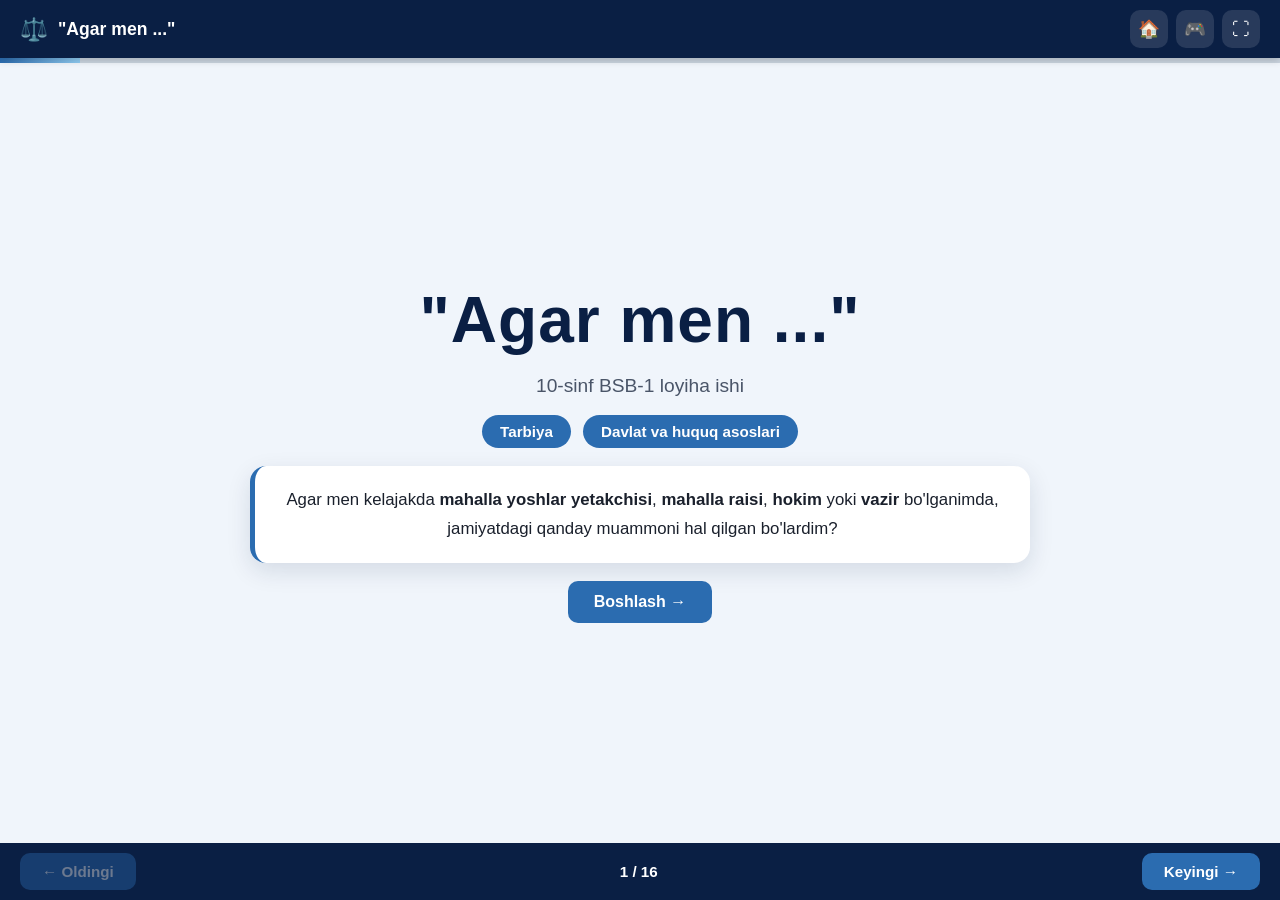
<file: index.html>
<!DOCTYPE html>
<html lang="uz">
<head>
  <meta charset="UTF-8" />
  <meta name="viewport" content="width=device-width, initial-scale=1.0" />
  <title>"Agar men ..." — 10-sinf BSB-1 loyiha ishi</title>
  <link rel="stylesheet" href="style.css" />
</head>
<body>

<!-- ===== YUQORI PANEL ===== -->
<header class="topbar">
  <div class="brand">
    <span class="logo">⚖️</span>
    <span class="brand-text">"Agar men ..."</span>
  </div>
  <div class="topbar-actions">
    <button id="btnHome" class="icon-btn" title="Bosh sahifa">🏠</button>
    <button id="btnGames" class="icon-btn" title="O'yinlar">🎮</button>
    <button id="btnFullscreen" class="icon-btn" title="To'liq ekran">⛶</button>
  </div>
</header>

<!-- ===== PROGRESS ===== -->
<div class="progress-wrap">
  <div class="progress-bar" id="progressBar"></div>
</div>

<!-- ===== SLAYD KONTEYNERI ===== -->
<main id="slideContainer" class="slide-container">

  <!-- SLAYD 1: BOSH SAHIFA -->
  <section class="slide active" data-slide="1">
    <div class="hero">
      <h1 class="hero-title">"Agar men ..."</h1>
      <p class="hero-subtitle">10-sinf BSB-1 loyiha ishi</p>
      <div class="hero-subjects">
        <span class="chip">Tarbiya</span>
        <span class="chip">Davlat va huquq asoslari</span>
      </div>
      <p class="hero-question">
        Agar men kelajakda <b>mahalla yoshlar yetakchisi</b>, <b>mahalla raisi</b>,
        <b>hokim</b> yoki <b>vazir</b> bo'lganimda, jamiyatdagi qanday muammoni hal qilgan bo'lardim?
      </p>
      <button class="btn-primary" id="btnStart">Boshlash →</button>
    </div>
  </section>

  <!-- SLAYD 2: LOYIHA MAQSADI -->
  <section class="slide" data-slide="2">
    <h2 class="slide-title">Loyiha maqsadi</h2>
    <div class="grid grid-3">
      <div class="card"><div class="card-icon">🤝</div><h3>Jamiyatga daxldorlik</h3><p>Har bir fuqaro o'z mahallasidagi muammolarga befarq bo'lmasligi.</p></div>
      <div class="card"><div class="card-icon">🛡️</div><h3>Fuqarolik burchi</h3><p>Jamiyat oldidagi mas'uliyatni his qilish va bajarish.</p></div>
      <div class="card"><div class="card-icon">⚖️</div><h3>Adolat</h3><p>Qarorlar qabul qilishda qonuniylik va adolatni ustuvor qo'yish.</p></div>
      <div class="card"><div class="card-icon">💡</div><h3>Tashabbuskorlik</h3><p>Muammolarni hal qilishda faol bo'lish.</p></div>
      <div class="card"><div class="card-icon">👥</div><h3>Hamkorlik</h3><p>Jamoa bilan birgalikda ishlash.</p></div>
      <div class="card"><div class="card-icon">🎯</div><h3>Mas'uliyat</h3><p>O'z qarorlari va harakatlari uchun javob berish.</p></div>
    </div>
  </section>

  <!-- SLAYD 3: MUAMMONI TANLASH -->
  <section class="slide" data-slide="3">
    <h2 class="slide-title">Muammoni tanlash</h2>
    <p class="slide-lead">Quyidagi muammolardan birini tanlash mumkin. Har bir muammo jamiyatga ta'sir qiladi:</p>
    <div class="grid grid-2">
      <div class="problem-card"><span class="pc-num">01</span><h3>Yoshlarning bo'sh vaqtini mazmunli tashkil etish</h3></div>
      <div class="problem-card"><span class="pc-num">02</span><h3>Ekologik madaniyat</h3></div>
      <div class="problem-card"><span class="pc-num">03</span><h3>Jamoat joylarida tartib</h3></div>
      <div class="problem-card"><span class="pc-num">04</span><h3>Huquqiy savodxonlik</h3></div>
      <div class="problem-card"><span class="pc-num">05</span><h3>Yoshlar ishtiroki</h3></div>
      <div class="problem-card"><span class="pc-num">06</span><h3>Imkoniyati cheklangan shaxslar uchun qulay muhit</h3></div>
      <div class="problem-card"><span class="pc-num">07</span><h3>Jamoat mulkini asrash</h3></div>
    </div>
    <p class="note">📌 Ushbu loyihada asosiy muammo sifatida <b>"Yoshlarning bo'sh vaqtini mazmunli tashkil etish"</b> tanlangan.</p>
  </section>

  <!-- SLAYD 4: MEN TANLAGAN ROL -->
  <section class="slide" data-slide="4">
    <h2 class="slide-title">Men tanlagan rol</h2>
    <div class="grid grid-2">
      <div class="role-card">
        <div class="role-head"><span class="role-icon">🧑‍🤝‍🧑</span><h3>Mahalla yoshlar yetakchisi</h3></div>
        <ul>
          <li>Yoshlar bilan ishlashni tashkil etadi</li>
          <li>Yoshlar tashabbuslarini qo'llab-quvvatlaydi</li>
          <li>Mahalla raisi bilan hamkorlik qiladi</li>
          <li>Yoshlar muammolarini o'rganadi va yechim taklif qiladi</li>
        </ul>
      </div>
      <div class="role-card">
        <div class="role-head"><span class="role-icon">🏛️</span><h3>Mahalla raisi</h3></div>
        <ul>
          <li>Mahalla hududidagi ijtimoiy masalalarni hal qiladi</li>
          <li>Mahalla byudjetini rejalashtiradi</li>
          <li>Jamoat tartibini ta'minlashda ishtirok etadi</li>
          <li>Fuqarolar murojaatlarini ko'rib chiqadi</li>
        </ul>
      </div>
      <div class="role-card">
        <div class="role-head"><span class="role-icon">🏢</span><h3>Hokim</h3></div>
        <ul>
          <li>Tuman/shahar ijtimoiy-iqtisodiy rivojlanishini boshqaradi</li>
          <li>Mahalliy byudjetni tasdiqlaydi</li>
          <li>Qonunlar va Prezident farmonlarini ijro etadi</li>
          <li>Yoshlar siyosatini amalga oshiradi</li>
        </ul>
      </div>
      <div class="role-card">
        <div class="role-head"><span class="role-icon">🎖️</span><h3>Vazir</h3></div>
        <ul>
          <li>Milliy siyosatni ishlab chiqadi</li>
          <li>Vazirlik faoliyatini boshqaradi</li>
          <li>Qonun loyihalarini tayyorlaydi</li>
          <li>Respublika miqyosida dasturlarni amalga oshiradi</li>
        </ul>
      </div>
    </div>
    <p class="note">📌 Ushbu loyihada <b>"Mahalla yoshlar yetakchisi"</b> roli tanlangan.</p>
  </section>

  <!-- SLAYD 5: MUAMMONING TA'SIRI -->
  <section class="slide" data-slide="5">
    <h2 class="slide-title">Muammoning ta'siri</h2>
    <div class="impact-grid">
      <div class="impact-box">
        <h3>👥 Kimlarga ta'sir qiladi?</h3>
        <ul>
          <li>Mahalladagi 14–30 yoshdagi yoshlar</li>
          <li>Yoshlarning ota-onalari va oilalari</li>
          <li>Mahalla faollari va rahbarlari</li>
          <li>Ta'lim muassasalari</li>
          <li>Butun jamiyat</li>
        </ul>
      </div>
      <div class="impact-box">
        <h3>⚠️ Ijtimoiy oqibatlar</h3>
        <ul>
          <li>Yoshlarning turli yomon odatlarga berilishi</li>
          <li>Huquqbuzarliklar sonining ortishi</li>
          <li>Ta'lim va kasbga qiziqishning pasayishi</li>
          <li>Ijtimoiy faollikning sustlashishi</li>
          <li>Oilaviy muammolarning ko'payishi</li>
        </ul>
      </div>
    </div>
    <p class="note">📌 Statistik ma'lumotlar uchun: <i>mahalliy hokimlik yoki statistika qo'mitasi ma'lumotlari kiritilsin.</i></p>
  </section>

  <!-- SLAYD 6: HUQUQ, BURCH VA JAVOBGARLIK -->
  <section class="slide" data-slide="6">
    <h2 class="slide-title">Huquq, burch va javobgarlik</h2>
    <div class="grid grid-3">
      <div class="card"><div class="card-icon">📜</div><h3>Huquq</h3><p>O'zbekiston Respublikasi Konstitutsiyasi va qonunlari bilan kafolatlangan imkoniyatlar.</p></div>
      <div class="card"><div class="card-icon">🤲</div><h3>Burch</h3><p>Konstitutsiya va qonunlarda belgilangan majburiyatlar. Yoshlar tarbiyasi — umumiy burch.</p></div>
      <div class="card"><div class="card-icon">⚖️</div><h3>Javobgarlik</h3><p>Qonun oldida va jamiyat oldida o'z harakatlari uchun mas'ul bo'lish.</p></div>
    </div>
    <div class="law-box">
      <h3>📚 Huquqiy asoslar (qonun moddalari kiritilsin)</h3>
      <ul>
        <li>O'zbekiston Respublikasi Konstitutsiyasi — tegishli moddalar</li>
        <li>"Yoshlarga oid davlat siyosati to'g'risida"gi Qonun</li>
        <li>"Mahalla instituti to'g'risida"gi qonun hujjatlari</li>
        <li>Boshqa normativ-huquqiy hujjatlar</li>
      </ul>
      <p class="note">📌 Aniq modda raqamlari PDF manba asosida kiritilsin.</p>
    </div>
  </section>

  <!-- SLAYD 7: DALILLAR VA TADQIQOT -->
  <section class="slide" data-slide="7">
    <h2 class="slide-title">Dalillar va tadqiqot</h2>
    <div class="grid grid-3">
      <div class="card"><div class="card-icon">🔍</div><h3>Kuzatuv</h3><p>Mahalladagi yoshlar bo'sh vaqtini qanday o'tkazishini kuzatish.</p></div>
      <div class="card"><div class="card-icon">📊</div><h3>So'rov</h3><p>Yoshlar o'rtasida so'rovnoma o'tkazish.</p></div>
      <div class="card"><div class="card-icon">🎤</div><h3>Intervyu</h3><p>Mahalla raisi, yoshlar yetakchisi va faollar bilan suhbat.</p></div>
    </div>
    <div class="source-box">
      <h3>🔗 Ishonchli manbalar</h3>
      <ul>
        <li>lex.uz — O'zbekiston Respublikasi qonun hujjatlari milliy bazasi</li>
        <li>stat.uz — Statistika qo'mitasi rasmiy sayti</li>
        <li>gov.uz — Davlat portali</li>
        <li>Mahalliy hokimlik rasmiy ma'lumotlari</li>
      </ul>
      <p class="note">📌 Aniq statistik ma'lumotlar PDF manbada mavjud bo'lsa kiritilsin.</p>
    </div>
  </section>

  <!-- SLAYD 8: HUQUQIY VA IJTIMOIY TAHLIL -->
  <section class="slide" data-slide="8">
    <h2 class="slide-title">Huquqiy va ijtimoiy tahlil</h2>
    <div class="grid grid-2">
      <div class="analysis-box">
        <h3>🔎 Sabablar</h3>
        <ul>
          <li>Yoshlar uchun bo'sh vaqtni mazmunli o'tkazish maskanlarining yetishmasligi</li>
          <li>Huquqiy savodxonlikning pastligi</li>
          <li>Ish va kasb tanlash imkoniyatlarining cheklanganligi</li>
          <li>Tashabbuslarni qo'llab-quvvatlashning sustligi</li>
        </ul>
      </div>
      <div class="analysis-box">
        <h3>📉 Oqibatlar</h3>
        <ul>
          <li>Yoshlarning turli xavfli guruhlarga qo'shilishi</li>
          <li>Huquqbuzarliklar</li>
          <li>Ta'limdan uzoqlashish</li>
          <li>Jamiyatga bo'lgan ishonchsizlik</li>
        </ul>
      </div>
      <div class="analysis-box">
        <h3>👤 Turli insonlar manfaatlari</h3>
        <ul>
          <li>Yoshlar — o'zini rivojlantirish</li>
          <li>Ota-onalar — farzandlari xavfsizligi</li>
          <li>Mahalla — tartib va osoyishtalik</li>
          <li>Davlat — barqarorlik va taraqqiyot</li>
        </ul>
      </div>
      <div class="analysis-box">
        <h3>🌍 Jamoat manfaati</h3>
        <p>Yoshlar bandligi va tarbiyasi butun jamiyatning barqaror rivojlanishiga xizmat qiladi.</p>
      </div>
    </div>
  </section>

  <!-- SLAYD 9: UCHTA YECHIM -->
  <section class="slide" data-slide="9">
    <h2 class="slide-title">Uchta yechim</h2>
    <div class="grid grid-3">
      <div class="solution-card">
        <div class="sol-num">1</div>
        <h3>Yoshlar markazi tashkil etish</h3>
        <p>Mahallada bepul yoshlar markazi ochish: kutubxona, sport zali, IT xonasi.</p>
      </div>
      <div class="solution-card">
        <div class="sol-num">2</div>
        <h3>Huquqiy ta'lim dasturi</h3>
        <p>Yoshlar uchun huquqiy savodxonlik bo'yicha doimiy o'quv kurslari.</p>
      </div>
      <div class="solution-card">
        <div class="sol-num">3</div>
        <h3>Yoshlar tashabbuslari granti</h3>
        <p>Kichik loyihalar uchun mahalliy grant va tanlovlar tashkil etish.</p>
      </div>
    </div>
  </section>

  <!-- SLAYD 10: YECHIMLARNI TAQQOSLASH -->
  <section class="slide" data-slide="10">
    <h2 class="slide-title">Yechimlarni taqqoslash</h2>
    <div class="table-wrap">
      <table class="compare-table">
        <thead>
          <tr>
            <th>Mezon</th>
            <th>1-yechim</th>
            <th>2-yechim</th>
            <th>3-yechim</th>
          </tr>
        </thead>
        <tbody>
          <tr><td>Qonuniylik</td><td>✅ Yuqori</td><td>✅ Yuqori</td><td>✅ Yuqori</td></tr>
          <tr><td>Adolat</td><td>✅ Barchaga teng</td><td>✅ Barchaga teng</td><td>⚠️ Tanlov asosida</td></tr>
          <tr><td>Jamoat manfaati</td><td>✅ Katta</td><td>✅ Katta</td><td>✅ O'rtacha</td></tr>
          <tr><td>Xarajatlar</td><td>💰 Yuqori</td><td>💰 Past</td><td>💰 O'rtacha</td></tr>
          <tr><td>Amalga oshirish</td><td>⏳ Uzoq muddat</td><td>⚡ Tez</td><td>⏳ O'rtacha</td></tr>
        </tbody>
      </table>
    </div>
  </section>

  <!-- SLAYD 11: ENG MAQBUL YECHIM -->
  <section class="slide" data-slide="11">
    <h2 class="slide-title">Eng maqbul yechim</h2>
    <div class="best-solution">
      <div class="best-badge">⭐ Tanlangan yechim</div>
      <h3>Yoshlar markazi tashkil etish + Huquqiy ta'lim dasturi</h3>
      <p>Bu ikki yechim birgalikda yoshlarning bo'sh vaqtini mazmunli o'tkazish va huquqiy savodxonligini oshirishga xizmat qiladi.</p>
      <div class="grid grid-2">
        <div class="result-box">
          <h4>🎯 Kutiladigan natijalar</h4>
          <ul>
            <li>Yoshlar bandligining oshishi</li>
            <li>Huquqbuzarliklarning kamayishi</li>
            <li>Yoshlar tashabbuslarining ko'payishi</li>
            <li>Mahallada ijtimoiy muhitning yaxshilanishi</li>
          </ul>
        </div>
        <div class="result-box">
          <h4>⚖️ Asoslar</h4>
          <ul>
            <li>Qonuniy — davlat yoshlar siyosatiga mos</li>
            <li>Adolatli — barcha yoshlar uchun teng</li>
            <li>Samarali — uzoq muddatli natija</li>
            <li>Jamoat manfaatiga xizmat qiladi</li>
          </ul>
        </div>
      </div>
    </div>
  </section>

  <!-- SLAYD 12: HARAKAT REJASI -->
  <section class="slide" data-slide="12">
    <h2 class="slide-title">Harakat rejasi</h2>
    <div class="table-wrap">
      <table class="plan-table">
        <thead>
          <tr><th>#</th><th>Vazifa</th><th>Mas'ul</th><th>Muddat</th><th>Resurslar</th></tr>
        </thead>
        <tbody>
          <tr><td>1</td><td>Yoshlar so'rovini o'tkazish</td><td>Yoshlar yetakchisi</td><td>1-hafta</td><td>Anketa, qalam</td></tr>
          <tr><td>2</td><td>Mahalla raisi bilan uchrashuv</td><td>Loyiha jamoasi</td><td>2-hafta</td><td>Xona, hujjatlar</td></tr>
          <tr><td>3</td><td>Yoshlar markazi loyihasini tayyorlash</td><td>Jamoa</td><td>3-hafta</td><td>Kompyuter</td></tr>
          <tr><td>4</td><td>Huquqiy ta'lim dasturini ishlab chiqish</td><td>Huquq o'qituvchisi</td><td>4-hafta</td><td>Manbalar</td></tr>
          <tr><td>5</td><td>Ta'qdimot va himoya</td><td>Barcha a'zolar</td><td>5-hafta</td><td>Prezentatsiya</td></tr>
        </tbody>
      </table>
    </div>
  </section>

  <!-- SLAYD 13: JAMOADA ISHLASH -->
  <section class="slide" data-slide="13">
    <h2 class="slide-title">Jamoada ishlash</h2>
    <div class="grid grid-3">
      <div class="card"><div class="card-icon">🧑‍💼</div><h3>Loyiha rahbari</h3><p>Vazifalarni taqsimlaydi, muddatlarni nazorat qiladi.</p></div>
      <div class="card"><div class="card-icon">🔍</div><h3>Tadqiqotchi</h3><p>Ma'lumot yig'adi, so'rov va intervyu o'tkazadi.</p></div>
      <div class="card"><div class="card-icon">⚖️</div><h3>Huquqshunos</h3><p>Qonuniy jihatlarni o'rganadi va tahlil qiladi.</p></div>
      <div class="card"><div class="card-icon">🎨</div><h3>Dizayner</h3><p>Taqdimot va vizual materiallarni tayyorlaydi.</p></div>
      <div class="card"><div class="card-icon">🗣️</div><h3>Notiq</h3><p>Loyihani himoya qiladi va taqdim etadi.</p></div>
      <div class="card"><div class="card-icon">📝</div><h3>Kotib</h3><p>Yig'ilish bayonlarini yuritadi.</p></div>
    </div>
  </section>

  <!-- SLAYD 14: INDIVIDUAL REFLEKSIYA -->
  <section class="slide" data-slide="14">
    <h2 class="slide-title">Individual refleksiya</h2>
    <p class="slide-lead">Quyidagi savollarga o'z javoblaringizni yozing. Javoblar faqat sizning brauzeringizda saqlanadi.</p>
    <form id="reflectionForm" class="reflection-form">
      <div class="reflect-item">
        <label>1. Loyihada men shaxsan qanday vazifalarni bajardim?</label>
        <textarea data-key="r1" rows="3"></textarea>
      </div>
      <div class="reflect-item">
        <label>2. Qaysi huquqiy talab, qoida yoki cheklovni aniqladim?</label>
        <textarea data-key="r2" rows="3"></textarea>
      </div>
      <div class="reflect-item">
        <label>3. Jamoada qanday mas'uliyat, tashabbus yoki hamkorlik ko'rsatdim?</label>
        <textarea data-key="r3" rows="3"></textarea>
      </div>
      <div class="reflect-item">
        <label>4. To'plangan dalillar mening fikrimni qanday o'zgartirdi?</label>
        <textarea data-key="r4" rows="3"></textarea>
      </div>
      <div class="reflect-item">
        <label>5. Kelajakda ushbu muammo bo'yicha amalga oshira oladigan bitta real fuqarolik harakatim nima?</label>
        <textarea data-key="r5" rows="3"></textarea>
      </div>
      <div class="reflect-item">
        <label>6. Loyihani qayta bajarsam, qaysi faoliyatimni yaxshilagan bo'lardim?</label>
        <textarea data-key="r6" rows="3"></textarea>
      </div>
      <div class="reflect-actions">
        <button type="button" class="btn-secondary" id="btnClearReflect">🧹 Tozalash</button>
        <button type="button" class="btn-primary" id="btnDownloadReflect">⬇️ Yuklab olish (.txt)</button>
      </div>
    </form>
  </section>

  <!-- SLAYD 15: YAKUNIY XULOSA -->
  <section class="slide" data-slide="15">
    <h2 class="slide-title">Yakuniy xulosa</h2>
    <div class="conclusion">
      <p class="big-quote">"Agar men ..." — bu shunchaki savol emas, balki har bir yoshning jamiyat oldidagi mas'uliyatini anglashidir.</p>
      <div class="grid grid-3">
        <div class="card"><div class="card-icon">🛡️</div><h3>Fuqarolik mas'uliyati</h3><p>Har bir fuqaro o'z jamiyati taraqqiyoti uchun mas'uldir.</p></div>
        <div class="card"><div class="card-icon">📈</div><h3>Jamiyat taraqqiyoti</h3><p>Yoshlar tashabbusi — jamiyat rivojining asosi.</p></div>
        <div class="card"><div class="card-icon">🚀</div><h3>Real harakat</h3><p>Bugun boshlangan kichik tashabbus ertaga katta natija beradi.</p></div>
      </div>
      <p class="final-note">Created By: <a href="https://github.com/ttnaceri" style="text-decration: none;">Ergashev Husniddin, Djumanov Izzatila, Normingiyev Najotbek, Hasanboyev Elbek.</a></p>
    </div>
  </section>

  <!-- SLAYD 16: O'YINLAR BO'LIMI -->
  <section class="slide" data-slide="16">
    <h2 class="slide-title">🎮 Interaktiv o'yinlar</h2>
    <div class="games-tabs">
      <button class="tab-btn active" data-tab="tab-cards">A. Kartochkalar</button>
      <button class="tab-btn" data-tab="tab-quiz">B. Test</button>
      <button class="tab-btn" data-tab="tab-scenario">C. Vaziyat</button>
      <button class="tab-btn" data-tab="tab-match">D. Juftlik</button>
      <button class="tab-btn" data-tab="tab-order">E. Tartiblash</button>
    </div>

    <!-- A. KARTOCHKALAR -->
    <div class="tab-content active" id="tab-cards">
      <p class="tab-hint">Kartochkani bosing — javob ko'rinadi. Qayta bosing — savolga qaytadi.</p>
      <div class="flip-grid">
        <div class="flip-card" data-answer="Huquq — bu qonun bilan himoyalangan imkoniyat. Masalan, ta'lim olish, mehnat qilish, so'z erkinligi.">
          <div class="flip-inner">
            <div class="flip-front">Huquq nima?</div>
            <div class="flip-back">Huquq — qonun bilan himoyalangan imkoniyat.</div>
          </div>
        </div>
        <div class="flip-card" data-answer="Fuqarolik burchi — jamiyat va davlat oldidagi majburiyatlarni bajarish.">
          <div class="flip-inner">
            <div class="flip-front">Fuqarolik burchi nima?</div>
            <div class="flip-back">Jamiyat va davlat oldidagi majburiyatlarni bajarish.</div>
          </div>
        </div>
        <div class="flip-card" data-answer="Mahalla yoshlar yetakchisi — yoshlar bilan ishlashni tashkil etadi, tashabbuslarni qo'llab-quvvatlaydi.">
          <div class="flip-inner">
            <div class="flip-front">Mahalla yoshlar yetakchisining vazifasi nima?</div>
            <div class="flip-back">Yoshlar bilan ishlashni tashkil etish va tashabbuslarni qo'llab-quvvatlash.</div>
          </div>
        </div>
        <div class="flip-card" data-answer="Jamoat mulki — barchaga tegishli bo'lgan mulk. Uni asrash har bir fuqaroning burchi.">
          <div class="flip-inner">
            <div class="flip-front">Jamoat mulkini asrash nima uchun muhim?</div>
            <div class="flip-back">Chunki u barchaga tegishli va har bir fuqaroning burchidir.</div>
          </div>
        </div>
        <div class="flip-card" data-answer="Muammoni hal qilish uchun kuzatuv, so'rov, intervyu va ishonchli manbalar kerak.">
          <div class="flip-inner">
            <div class="flip-front">Muammoni hal qilish uchun qanday dalillar kerak?</div>
            <div class="flip-back">Kuzatuv, so'rov, intervyu va ishonchli manbalar.</div>
          </div>
        </div>
      </div>
    </div>

    <!-- B. TEST -->
    <div class="tab-content" id="tab-quiz">
      <p class="tab-hint">Har bir savolga javob tanlang. Natija oxirida ko'rsatiladi.</p>
      <div id="quizContainer"></div>
      <div class="quiz-actions">
        <button class="btn-primary" id="btnQuizSubmit">✅ Javoblarni tekshirish</button>
        <button class="btn-secondary" id="btnQuizRetry">🔄 Qayta urinish</button>
      </div>
      <div id="quizResult" class="quiz-result"></div>
    </div>

    <!-- C. VAZIYAT -->
    <div class="tab-content" id="tab-scenario">
      <p class="tab-hint">Siz mahalla yoshlar yetakchisisiz. Muammo: yoshlarning bo'sh vaqtini mazmunli tashkil etish. Qaysi yechimni tanlaysiz?</p>
      <div id="scenarioBox"></div>
      <div id="scenarioResult" class="scenario-result"></div>
      <button class="btn-secondary" id="btnScenarioReset">🔄 Qaytadan</button>
    </div>

    <!-- D. JUFTLIK -->
    <div class="tab-content" id="tab-match">
      <p class="tab-hint">Tushunchani to'g'ri ta'rif bilan moslashtiring.</p>
      <div class="match-wrap">
        <div class="match-col" id="matchLeft"></div>
        <div class="match-col" id="matchRight"></div>
      </div>
      <button class="btn-primary" id="btnMatchCheck">✅ Tekshirish</button>
      <button class="btn-secondary" id="btnMatchReset">🔄 Qayta</button>
      <div id="matchResult" class="match-result"></div>
    </div>

    <!-- E. TARTIBLASH -->
    <div class="tab-content" id="tab-order">
      <p class="tab-hint">Loyiha bosqichlarini to'g'ri tartibga joylashtiring (yuqoridan pastga).</p>
      <ul class="order-list" id="orderList"></ul>
      <button class="btn-primary" id="btnOrderCheck">✅ Tekshirish</button>
      <button class="btn-secondary" id="btnOrderReset">🔄 Qayta</button>
      <div id="orderResult" class="order-result"></div>
    </div>
  </section>

</main>

<!-- ===== PASTKI PANEL ===== -->
<footer class="bottombar">
  <button class="nav-btn" id="btnPrev">← Oldingi</button>
  <span class="slide-counter" id="slideCounter">1 / 16</span>
  <button class="nav-btn" id="btnNext">Keyingi →</button>
</footer>

<script src="script.js"></script>
</body>
</html>
</file>
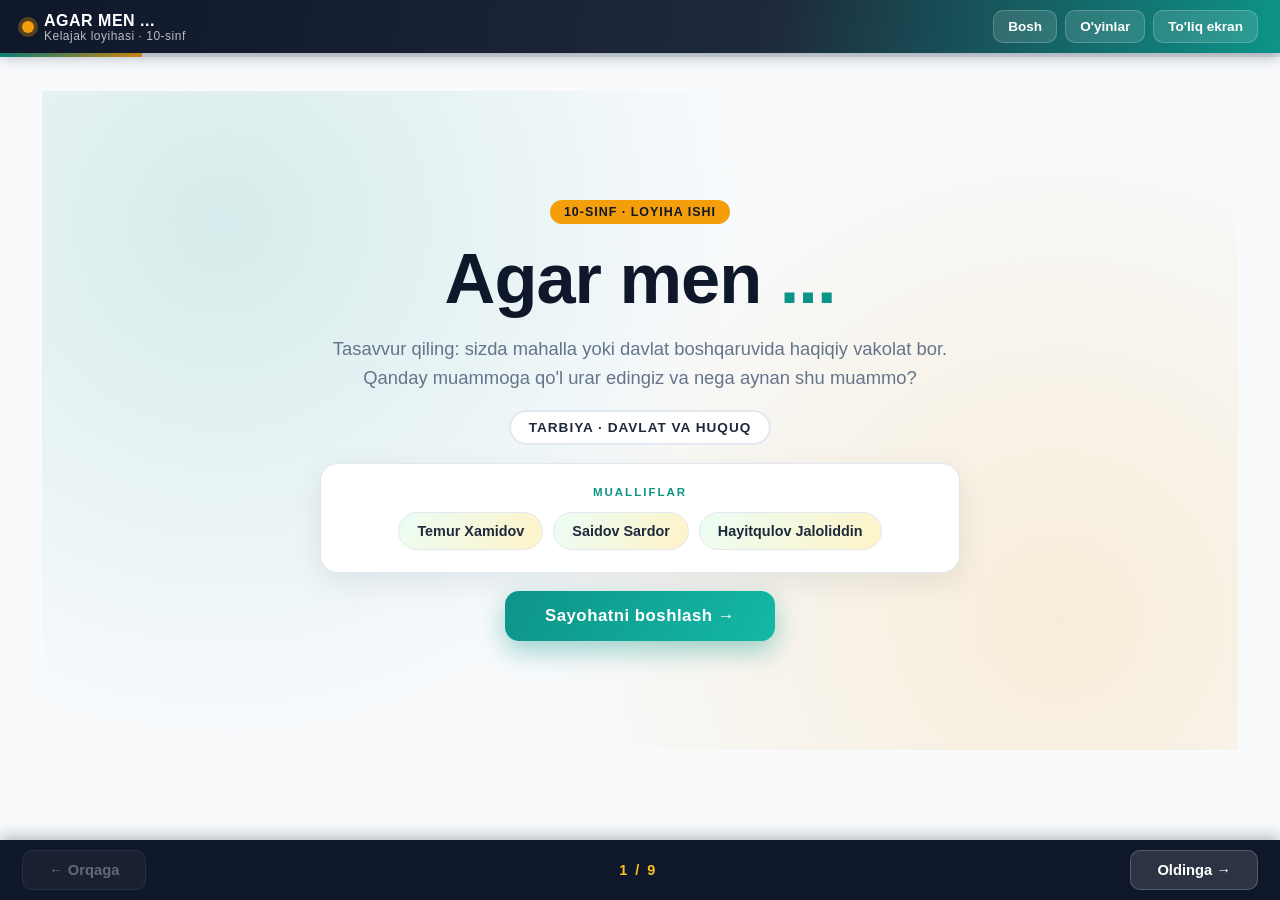
<file: agar-men.html>
<!DOCTYPE html>
<html lang="uz">
<head>
<meta charset="UTF-8">
<meta name="viewport" content="width=device-width, initial-scale=1.0">
<title>Agar Men ... | Kelajak Loyihasi</title>
<style>
/* ===== RESET & ASOS ===== */
*{margin:0;padding:0;box-sizing:border-box}
:root{
  --ink:#0f172a;
  --ink2:#1e293b;
  --teal:#0d9488;
  --teal2:#14b8a6;
  --amber:#f59e0b;
  --amber2:#fbbf24;
  --paper:#f8fafc;
  --line:#e2e8f0;
  --gray:#64748b;
  --ok:#16a34a;
  --bad:#dc2626;
}
html,body{height:100%;overflow:hidden}
body{
  font-family:"Trebuchet MS","Segoe UI",Verdana,sans-serif;
  background:var(--paper);color:var(--ink);
  display:flex;flex-direction:column;
}

/* ===== HEADER ===== */
header{
  background:linear-gradient(100deg,var(--ink) 0%,var(--ink2) 60%,var(--teal) 100%);
  color:#fff;padding:10px 22px;
  display:flex;justify-content:space-between;align-items:center;
  box-shadow:0 3px 14px rgba(15,23,42,.35);z-index:50;
}
header .brand{display:flex;align-items:center;gap:10px;font-weight:800;letter-spacing:.5px}
header .brand .dot{width:12px;height:12px;border-radius:50%;background:var(--amber);box-shadow:0 0 0 4px rgba(245,158,11,.3)}
header .brand small{font-weight:500;opacity:.7;font-size:.75rem;display:block;line-height:1}
header .tools{display:flex;gap:8px}
header .tools button{
  background:rgba(255,255,255,.12);color:#fff;border:1px solid rgba(255,255,255,.2);
  padding:8px 14px;border-radius:10px;font-weight:700;font-size:.85rem;cursor:pointer;
  transition:.2s;
}
header .tools button:hover{background:var(--teal);border-color:var(--teal2);transform:translateY(-2px)}

/* ===== PROGRESS ===== */
.progress{height:4px;background:#e2e8f0}
.progress > i{display:block;height:100%;width:0;background:linear-gradient(90deg,var(--teal),var(--amber));transition:width .45s ease}

/* ===== SAHNA ===== */
#stage{flex:1;position:relative;overflow:hidden}

.page{
  position:absolute;inset:0;overflow-y:auto;
  padding:34px 42px 90px;
  opacity:0;transform:translateY(30px);
  transition:opacity .45s ease,transform .45s ease;
  pointer-events:none;
}
.page.on{opacity:1;transform:translateY(0);pointer-events:auto}
.page::-webkit-scrollbar{width:9px}
.page::-webkit-scrollbar-thumb{background:var(--teal2);border-radius:6px}
.page::-webkit-scrollbar-track{background:var(--line)}

h2.h{
  font-size:clamp(1.5rem,3.4vw,2.1rem);
  color:var(--ink);font-weight:800;
  display:inline-block;margin-bottom:22px;
  padding-bottom:8px;border-bottom:4px solid var(--amber);
  letter-spacing:.3px;
}
.lead{color:var(--gray);font-size:1.02rem;line-height:1.65;margin-bottom:20px;max-width:900px}
.tag{display:inline-block;background:var(--amber);color:var(--ink);
  padding:5px 14px;border-radius:20px;font-size:.78rem;font-weight:800;
  letter-spacing:1px;text-transform:uppercase;margin-bottom:14px}

/* ===== COVER ===== */
.cover{
  min-height:100%;display:flex;flex-direction:column;
  justify-content:center;align-items:center;text-align:center;gap:18px;
  background:
    radial-gradient(circle at 15% 20%,rgba(13,148,136,.14),transparent 45%),
    radial-gradient(circle at 85% 80%,rgba(245,158,11,.15),transparent 45%);
}
.cover .tag{margin:0}
.cover h1{
  font-size:clamp(2.4rem,7vw,4.4rem);font-weight:900;
  color:var(--ink);letter-spacing:-1px;line-height:1.05;
}
.cover h1 span{color:var(--teal)}
.cover .sub{font-size:1.15rem;color:var(--gray);max-width:620px;line-height:1.6}
.cover .badge{
  display:inline-block;background:#fff;border:2px solid var(--line);
  padding:8px 18px;border-radius:30px;font-weight:700;color:var(--ink2);
  font-size:.85rem;letter-spacing:1px;
}
.creators{
  background:#fff;border:1px solid var(--line);border-radius:18px;
  padding:22px 30px;box-shadow:0 10px 30px rgba(15,23,42,.08);
  max-width:640px;width:100%;
}
.creators .lbl{font-size:.72rem;font-weight:800;letter-spacing:2px;
  color:var(--teal);text-transform:uppercase;margin-bottom:14px}
.creators .row{display:flex;flex-wrap:wrap;gap:10px;justify-content:center}
.creators .who{
  background:linear-gradient(120deg,#ecfdf5,#fef3c7);
  border:1px solid var(--line);color:var(--ink2);
  padding:10px 18px;border-radius:30px;font-weight:700;font-size:.9rem;
}
.big-btn{
  background:linear-gradient(120deg,var(--teal),var(--teal2));
  color:#fff;border:none;padding:15px 40px;border-radius:14px;
  font-size:1.05rem;font-weight:800;cursor:pointer;
  box-shadow:0 10px 26px rgba(13,148,136,.4);transition:.25s;letter-spacing:.5px;
}
.big-btn:hover{transform:translateY(-3px);box-shadow:0 14px 32px rgba(13,148,136,.55)}

/* ===== GRIDS / CARDS ===== */
.g2{display:grid;grid-template-columns:repeat(auto-fit,minmax(280px,1fr));gap:16px}
.g3{display:grid;grid-template-columns:repeat(auto-fit,minmax(210px,1fr));gap:16px}
.g4{display:grid;grid-template-columns:repeat(auto-fit,minmax(170px,1fr));gap:14px}

.tile{
  background:#fff;border:1px solid var(--line);border-radius:16px;
  padding:20px;box-shadow:0 6px 18px rgba(15,23,42,.06);
  transition:.25s;position:relative;overflow:hidden;
}
.tile:hover{transform:translateY(-4px);box-shadow:0 14px 30px rgba(15,23,42,.12)}
.tile .k{font-size:1.8rem;margin-bottom:8px}
.tile h3{font-size:1.02rem;color:var(--ink);margin-bottom:6px;font-weight:800}
.tile p{font-size:.9rem;color:var(--gray);line-height:1.55}
.tile.teal{border-top:4px solid var(--teal)}
.tile.amber{border-top:4px solid var(--amber)}
.tile.ink{border-top:4px solid var(--ink)}

/* ===== STEP LIST ===== */
.steps{display:flex;flex-direction:column;gap:12px;max-width:900px}
.step{
  display:flex;gap:14px;align-items:flex-start;background:#fff;
  border:1px solid var(--line);border-radius:14px;padding:16px 18px;
  box-shadow:0 4px 14px rgba(15,23,42,.05);
}
.step .n{
  flex:none;width:38px;height:38px;border-radius:12px;
  background:linear-gradient(120deg,var(--ink),var(--teal));
  color:#fff;display:flex;align-items:center;justify-content:center;
  font-weight:900;font-size:1rem;
}
.step .t strong{display:block;color:var(--ink);font-size:.98rem;margin-bottom:3px}
.step .t span{color:var(--gray);font-size:.88rem;line-height:1.5}

/* ===== COMPARE TABLE ===== */
.tbl-wrap{overflow-x:auto;border-radius:16px;box-shadow:0 6px 18px rgba(15,23,42,.08)}
table.cmp{width:100%;border-collapse:collapse;background:#fff;min-width:560px}
table.cmp th{background:var(--ink);color:#fff;padding:12px;text-align:left;font-size:.86rem}
table.cmp td{padding:11px 12px;border-bottom:1px solid var(--line);font-size:.88rem;color:var(--ink2)}
table.cmp tr:nth-child(even) td{background:#f8fafc}
table.cmp td:first-child{font-weight:700;color:var(--ink)}

/* ===== HIGHLIGHT BOX ===== */
.hl{
  background:linear-gradient(120deg,#ecfdf5,#fef3c7);
  border:1px solid var(--line);border-left:6px solid var(--teal);
  border-radius:14px;padding:20px 24px;margin-top:18px;
}
.hl h3{color:var(--ink);margin-bottom:8px;font-size:1.05rem}
.hl ul{padding-left:20px}
.hl li{color:var(--ink2);margin-bottom:5px;font-size:.92rem;line-height:1.5}

/* ===== GAMES ===== */
.games{display:flex;flex-direction:column;gap:18px}
.gtabs{display:flex;gap:8px;flex-wrap:wrap}
.gtabs button{
  background:#fff;border:2px solid var(--line);color:var(--gray);
  padding:9px 20px;border-radius:24px;font-weight:800;font-size:.85rem;cursor:pointer;transition:.2s;
}
.gtabs button.on, .gtabs button:hover{background:var(--teal);border-color:var(--teal);color:#fff}
.gpanel{display:none}
.gpanel.on{display:block;animation:fade .3s ease}
@keyframes fade{from{opacity:0;transform:translateY(8px)}to{opacity:1;transform:translateY(0)}}
.hint{color:var(--gray);font-size:.9rem;margin-bottom:14px}

/* ===== GAME 1: MEMORY MATCH ===== */
.mem-grid{
  display:grid;grid-template-columns:repeat(4,1fr);gap:10px;max-width:640px;
}
.mem-card{
  aspect-ratio:1/1;background:linear-gradient(135deg,var(--ink),var(--ink2));
  border-radius:12px;cursor:pointer;position:relative;
  display:flex;align-items:center;justify-content:center;
  color:#fff;font-weight:800;font-size:1.5rem;user-select:none;
  transition:transform .3s,background .3s;
  box-shadow:0 4px 12px rgba(15,23,42,.2);
}
.mem-card::after{content:"❓";font-size:1.4rem;opacity:.9}
.mem-card.flipped{background:#fff;color:var(--ink);border:2px solid var(--teal);box-shadow:0 6px 18px rgba(13,148,136,.25)}
.mem-card.flipped::after{display:none}
.mem-card.matched{background:linear-gradient(135deg,#dcfce7,#bbf7d0);color:#166534;border:2px solid var(--ok);cursor:default}
.mem-card.matched::after{display:none}
.mem-card span{padding:8px;text-align:center;font-size:.8rem;line-height:1.3}
.mem-status{margin-top:14px;font-weight:800;color:var(--teal)}
.mem-status.win{color:var(--ok)}

/* ===== GAME 2: QUIZ ===== */
.qbox{
  background:#fff;border:1px solid var(--line);border-radius:16px;
  padding:20px;box-shadow:0 6px 18px rgba(15,23,42,.06);margin-bottom:14px;
}
.qbox h4{color:var(--ink);margin-bottom:12px;font-size:1rem}
.qopt{
  display:block;background:#f8fafc;border:2px solid transparent;
  padding:11px 16px;border-radius:10px;margin-bottom:8px;
  cursor:pointer;font-size:.9rem;color:var(--ink2);transition:.2s;
}
.qopt:hover{border-color:var(--teal2);background:#fff}
.qopt.sel{border-color:var(--teal);background:#fff}
.qopt.ok{border-color:var(--ok);background:#dcfce7}
.qopt.no{border-color:var(--bad);background:#fee2e2}
.qexpl{display:none;font-size:.83rem;color:var(--gray);font-style:italic;
  background:#f1f5f9;padding:8px 12px;border-radius:8px;margin-top:6px}
.qacts{display:flex;gap:10px;flex-wrap:wrap;margin-top:8px}
.btn-teal{background:var(--teal);color:#fff;border:none;padding:12px 26px;
  border-radius:10px;font-weight:800;cursor:pointer;transition:.2s;font-size:.92rem}
.btn-teal:hover{background:var(--ink);transform:translateY(-2px)}
.btn-out{background:#fff;color:var(--teal);border:2px solid var(--teal);
  padding:10px 24px;border-radius:10px;font-weight:800;cursor:pointer;transition:.2s;font-size:.92rem}
.btn-out:hover{background:var(--teal);color:#fff}
.qresult{margin-top:14px;padding:18px;border-radius:14px;background:#fff;
  border:2px solid var(--amber);font-weight:800;color:var(--ink);text-align:center;font-size:1.02rem}

/* ===== GAME 3: DRAG ORDER ===== */
.ord-list{list-style:none;display:flex;flex-direction:column;gap:10px;max-width:640px;margin-bottom:14px}
.ord-item{
  background:#fff;border:1px solid var(--line);border-left:5px solid var(--teal);
  padding:13px 16px;border-radius:12px;cursor:grab;
  display:flex;justify-content:space-between;align-items:center;
  font-size:.92rem;color:var(--ink2);box-shadow:0 4px 12px rgba(15,23,42,.06);
  transition:.2s;
}
.ord-item:hover{transform:translateX(4px)}
.ord-item.drag{opacity:.4}
.ord-item.right{border-left-color:var(--ok);background:#f0fdf4}
.ord-item.bad{border-left-color:var(--bad);background:#fef2f2}
.ord-item .grip{color:var(--gray);font-weight:900}
.ord-res{margin-top:10px;font-weight:800;color:var(--teal)}

/* ===== REFLECTION ===== */
.refl{display:flex;flex-direction:column;gap:16px;max-width:900px}
.refl .q{background:#fff;border:1px solid var(--line);border-radius:14px;padding:18px;box-shadow:0 4px 14px rgba(15,23,42,.05)}
.refl label{display:block;font-weight:800;color:var(--ink);margin-bottom:10px;font-size:.95rem}
.refl textarea{
  width:100%;border:1.5px solid var(--line);border-radius:10px;padding:11px;
  font-family:inherit;font-size:.92rem;resize:vertical;color:var(--ink2);transition:.2s;
}
.refl textarea:focus{outline:none;border-color:var(--teal);box-shadow:0 0 0 3px rgba(13,148,136,.15)}
.refl-acts{display:flex;gap:10px;flex-wrap:wrap}

/* ===== FINAL ===== */
.finale{
  min-height:100%;display:flex;flex-direction:column;justify-content:center;
  align-items:center;text-align:center;gap:20px;
}
.finale .line{
  font-size:1.25rem;font-style:italic;color:var(--ink);
  max-width:780px;line-height:1.7;padding:26px;
  background:#fff;border-radius:18px;border-left:6px solid var(--teal);
  border-right:6px solid var(--amber);box-shadow:0 10px 30px rgba(15,23,42,.08);
}
.finale .creators{max-width:640px}
.finale .end{font-weight:900;color:var(--teal);font-size:1.2rem;letter-spacing:.5px}

/* ===== FOOTER NAV ===== */
footer{
  background:var(--ink);color:#fff;padding:10px 22px;
  display:flex;justify-content:space-between;align-items:center;
  box-shadow:0 -3px 14px rgba(15,23,42,.3);
}
footer .nav{
  background:rgba(255,255,255,.12);color:#fff;border:1px solid rgba(255,255,255,.2);
  padding:11px 26px;border-radius:10px;cursor:pointer;font-weight:800;
  font-size:.92rem;transition:.2s;
}
footer .nav:hover{background:var(--teal);border-color:var(--teal2)}
footer .nav:disabled{opacity:.35;cursor:not-allowed}
footer .cnt{font-weight:800;letter-spacing:2px;font-size:.9rem;color:var(--amber2)}

/* ===== RESPONSIVE ===== */
@media(max-width:720px){
  .page{padding:20px 16px 80px}
  .cover h1{font-size:2.2rem}
  .mem-grid{grid-template-columns:repeat(3,1fr)}
  header .brand small{display:none}
  footer .nav{padding:9px 16px;font-size:.82rem}
}
@media(max-width:460px){
  .mem-grid{grid-template-columns:repeat(2,1fr)}
}
</style>
</head>
<body>

<!-- ===== HEADER ===== -->
<header>
  <div class="brand">
    <div class="dot"></div>
    <div>
      AGAR MEN ...
      <small>Kelajak loyihasi · 10-sinf</small>
    </div>
  </div>
  <div class="tools">
    <button id="tHome" title="Bosh sahifa">Bosh</button>
    <button id="tGames" title="O'yinlar">O'yinlar</button>
    <button id="tFull" title="To'liq ekran">To'liq ekran</button>
  </div>
</header>
<div class="progress"><i id="prog"></i></div>

<!-- ===== SAHNA ===== -->
<div id="stage">

  <!-- 1. COVER -->
  <section class="page on" data-p="1">
    <div class="cover">
      <span class="tag">10-sinf · Loyiha ishi</span>
      <h1>Agar men <span>...</span></h1>
      <p class="sub">
        Tasavvur qiling: sizda mahalla yoki davlat boshqaruvida haqiqiy vakolat bor.
        Qanday muammoga qo'l urar edingiz va nega aynan shu muammo?
      </p>
      <span class="badge">TARBIYA · DAVLAT VA HUQUQ</span>
      <div class="creators">
        <div class="lbl">Mualliflar</div>
        <div class="row">
          <span class="who">Temur Xamidov</span>
          <span class="who">Saidov Sardor</span>
          <span class="who">Hayitqulov Jaloliddin</span>
        </div>
      </div>
      <button class="big-btn" id="startBtn">Sayohatni boshlash →</button>
    </div>
  </section>

  <!-- 2. MUAMMO TANLOVI -->
  <section class="page" data-p="2">
    <span class="tag">Qadam 1</span>
    <h2 class="h">Qaysi muammodan boshlaymiz?</h2>
    <p class="lead">
      Har bir mahallada bir nechta og'riqli nuqta bor. Loyihada biz bitta muammoni chuqur o'rganamiz —
      chunki sayoz hamma narsani qamrab olish emas, bitta ishonchli yechim muhimroq.
    </p>
    <div class="g3">
      <div class="tile teal"><div class="k">🕒</div><h3>Bo'sh vaqt</h3><p>Yoshlar bo'sh vaqtini foydali narsaga sarflayaptimi?</p></div>
      <div class="tile teal"><div class="k">🌱</div><h3>Ekologiya</h3><p>Hudud tozaligi va yashillikka munosabat.</p></div>
      <div class="tile teal"><div class="k">📖</div><h3>Huquqiy bilim</h3><p>O'z huquqini bilmaydigan fuqaro himoyasiz.</p></div>
      <div class="tile amber"><div class="k">♿</div><h3>Qulaylik</h3><p>Imkoniyati cheklanganlar uchun sharoit.</p></div>
      <div class="tile amber"><div class="k">🏛️</div><h3>Jamoat mulki</h3><p>Umumiy narsalarga ehtiyotkor munosabat.</p></div>
      <div class="tile amber"><div class="k">🙋</div><h3>Yoshlar ovozi</h3><p>Yoshlar qarorlarda qatnashyaptimi?</p></div>
    </div>
    <div class="hl">
      <h3>🎯 Bizning tanlovimiz</h3>
      <p style="color:var(--ink2);line-height:1.6">
        <b>Yoshlarning bo'sh vaqtini mazmunli tashkil etish.</b>
        Sababi: bu muammo boshqa ko'p muammolarning ildizi — yoshlar band bo'lsa,
        huquqbuzarlik ham, ekologiya ham, jamoat mulki ham yaxshilanadi.
      </p>
    </div>
  </section>

  <!-- 3. ROL VA VAKOLAT -->
  <section class="page" data-p="3">
    <span class="tag">Qadam 2</span>
    <h2 class="h">Rol tanlandi: Mahalla yoshlar yetakchisi</h2>
    <p class="lead">
      Nega aynan shu rol? Chunki bu lavozim yoshlarga eng yaqin, lekin vakolati ham real —
      mahalla raisi bilan birga ishlash, tashabbuslarni qo'llab-quvvatlash imkoniyati bor.
    </p>
    <div class="g2">
      <div class="tile ink">
        <div class="k">🧑‍🤝‍🧑</div>
        <h3>Vakolatlarim</h3>
        <p>Yoshlar yig'ilishlarini chaqirish, tashabbuslarni mahalla raisiga taklif qilish,
           tadbirlarni rejalashtirish, muammolarni o'rganish.</p>
      </div>
      <div class="tile ink">
        <div class="k">⚠️</div>
        <h3>Cheklovlar</h3>
        <p>Byudjetni o'zim tasdiqlay olmayman, qonun chiqara olmayman, jazo qo'llay olmayman.
           Har qanday qaror mahalla kengashi va qonun doirasida bo'lishi shart.</p>
      </div>
      <div class="tile teal">
        <div class="k">🤝</div>
        <h3>Kim bilan ishlayman</h3>
        <p>Mahalla raisi, faollar, maktab, ichki ishlar profilaktikasi, yoshlar ittifoqi
           va homiylar bilan hamkorlik.</p>
      </div>
      <div class="tile amber">
        <div class="k">📌</div>
        <h3>Nima uchun muhim</h3>
        <p>Yoshlar yetakchisi — davlat va yoshlar o'rtasidagi ko'prik.
           Uning tashabbusi pastdan yuqoriga qarab o'zgarish boshlaydi.</p>
      </div>
    </div>
  </section>

  <!-- 4. TA'SIR VA DALIL -->
  <section class="page" data-p="4">
    <span class="tag">Qadam 3</span>
    <h2 class="h">Muammo kimga tegadi va dalil qayerdan olinadi?</h2>
    <div class="g2">
      <div class="tile teal">
        <div class="k">👥</div>
        <h3>Kimga ta'sir qiladi</h3>
        <p>Yoshlarning o'ziga, ota-onalarga, mahallaga, maktabga, davlatga — ya'ni
           butun jamiyatga. Bitta yoshning yo'qolishi — butun bir avlodning yo'qolishi.</p>
      </div>
      <div class="tile amber">
        <div class="k">📉</div>
        <h3>Oqibatlari</h3>
        <p>Bo'sh vaqt — yomon odatlar, huquqbuzarlik, dangasalik va ishonchsizlikning
           boshlanishi. Bu zanjir butun mahalla muhitini buzadi.</p>
      </div>
    </div>
    <h3 style="margin:22px 0 12px;color:var(--ink)">🔎 Dalillarni qanday yig'amiz?</h3>
    <div class="g3">
      <div class="tile"><div class="k">👀</div><h3>Kuzatuv</h3><p>Mahallada yoshlar kechqurun nima qiladi?</p></div>
      <div class="tile"><div class="k">📝</div><h3>So'rovnoma</h3><p>Yoshlardan 5 savoldan iborat anonim so'rov.</p></div>
      <div class="tile"><div class="k">🎙️</div><h3>Intervyu</h3><p>Mahalla raisi va o'qituvchilar bilan suhbat.</p></div>
      <div class="tile"><div class="k">🌐</div><h3>Rasmiy manba</h3><p>lex.uz, stat.uz, hokimlik sayti.</p></div>
    </div>
    <p class="hint" style="margin-top:14px">
      ⚠️ Raqamlar va qonun moddalari PDF manbada mavjud bo'lsa kiritiladi; bu yerda faqat
      ishonchli manbalar ko'rsatilgan.
    </p>
  </section>

  <!-- 5. HUQUQIY TAHLLIL + YECHIMLAR -->
  <section class="page" data-p="5">
    <span class="tag">Qadam 4</span>
    <h2 class="h">Huquqiy asos va uchta yechim</h2>
    <p class="lead">
      Har bir yechim qonun doirasida bo'lishi shart. Quyidagi uchta yo'l — bizning
      takliflarimiz. Ular huquqiy jihatdan ham, amaliy jihatdan ham tekshiriladi.
    </p>

    <div class="steps">
      <div class="step">
        <div class="n">A</div>
        <div class="t">
          <strong>Yoshlar klubi (bepul)</strong>
          <span>Mahalla binosida sport va IT burchagi ochish. Qonuniy: mahalla o'z binosidan
                foydalanishi mumkin. Xarajat past, natija tez.</span>
        </div>
      </div>
      <div class="step">
        <div class="n">B</div>
        <div class="t">
          <strong>Huquqiy savodxonlik darslari</strong>
          <span>Oyda ikki marta huquqshunos va o'qituvchi bilan ochiq suhbat. Arzon,
                lekin yoshlarni jalb qilish qiyin.</span>
        </div>
      </div>
      <div class="step">
        <div class="n">C</div>
        <div class="t">
          <strong>Kichik grant tanlovi</strong>
          <span>Yoshlar o'z loyihasini taklif qiladi, eng yaxshilari mahalla homiylari
                tomonidan qo'llab-quvvatlanadi. Raqobat bor, lekin hamma qatnasha olmaydi.</span>
        </div>
      </div>
    </div>

    <h3 style="margin:24px 0 12px;color:var(--ink)">⚖️ Taqqoslash</h3>
    <div class="tbl-wrap">
      <table class="cmp">
        <thead>
          <tr><th>Mezon</th><th>A — Klub</th><th>B — Darslar</th><th>C — Grant</th></tr>
        </thead>
        <tbody>
          <tr><td>Qonuniylik</td><td>Yuqori</td><td>Yuqori</td><td>Yuqori</td></tr>
          <tr><td>Xarajat</td><td>O'rtacha</td><td>Past</td><td>O'rtacha</td></tr>
          <tr><td>Natija tezligi</td><td>Tez</td><td>Sekin</td><td>O'rtacha</td></tr>
          <tr><td>Qamrov</td><td>Barcha yoshlar</td><td>Barcha yoshlar</td><td>Faqat faollar</td></tr>
          <tr><td>Barqarorlik</td><td>Yuqori</td><td>O'rtacha</td><td>Past</td></tr>
        </tbody>
      </table>
    </div>
  </section>

  <!-- 6. TANLOV VA REJA -->
  <section class="page" data-p="6">
    <span class="tag">Qadam 5</span>
    <h2 class="h">Tanlov: A + B birgalikda</h2>
    <p class="lead">
      Nega ikkitasi? Klub yoshlarni jalb qiladi, darslar esa ularning ongini o'zgartiradi.
      Biri tanani, ikkinchisi fikrni tarbiyalaydi.
    </p>
    <div class="hl">
      <h3>✅ Kutiladigan natija</h3>
      <ul>
        <li>Mahallada yoshlar uchun doimiy joy paydo bo'ladi.</li>
        <li>Huquqiy savodxonlik oshadi — kamroq muammo, ko'proq ishonch.</li>
        <li>Yoshlar o'z tashabbuslarini taklif qilishga o'rganadi.</li>
        <li>Mahalla raisi bilan yoshlar o'rtasida muloqot yo'lga qo'yiladi.</li>
      </ul>
    </div>

    <h3 style="margin:24px 0 12px;color:var(--ink)">🗓️ Harakat rejasi</h3>
    <div class="tbl-wrap">
      <table class="cmp">
        <thead>
          <tr><th>Vazifa</th><th>Mas'ul</th><th>Muddat</th><th>Resurs</th></tr>
        </thead>
        <tbody>
          <tr><td>So'rovnoma o'tkazish</td><td>Temur Xamidov</td><td>1-hafta</td><td>Anketa</td></tr>
          <tr><td>Mahalla raisi bilan uchrashuv</td><td>Saidov Sardor</td><td>2-hafta</td><td>Xona</td></tr>
          <tr><td>Klub loyihasini chizish</td><td>Hayitqulov Jaloliddin</td><td>3-hafta</td><td>Kompyuter</td></tr>
          <tr><td>Huquqiy dars rejasini tuzish</td><td>Jamoa</td><td>4-hafta</td><td>Manbalar</td></tr>
          <tr><td>Taqdimot va himoya</td><td>Barcha</td><td>5-hafta</td><td>Prezentatsiya</td></tr>
        </tbody>
      </table>
    </div>
  </section>

  <!-- 7. O'YINLAR -->
  <section class="page" data-p="7">
    <span class="tag">Interaktiv</span>
    <h2 class="h">🎮 O'yinlar maydoni</h2>
    <p class="lead">Uchta mini-o'yin: xotira, test va tartiblash. Har biri mavzuni mustahkamlaydi.</p>

    <div class="games">
      <div class="gtabs">
        <button class="on" data-g="g1">1. Juftlikni top</button>
        <button data-g="g2">2. Test</button>
        <button data-g="g3">3. Bosqichlarni tartibla</button>
      </div>

      <!-- G1: MEMORY MATCH -->
      <div class="gpanel on" id="g1">
        <p class="hint">Kartochkalarni ochib, tushuncha va uning izohini juftlashtiring. 6 juftlik.</p>
        <div class="mem-grid" id="memGrid"></div>
        <div class="mem-status" id="memStatus"></div>
      </div>

      <!-- G2: QUIZ -->
      <div class="gpanel" id="g2">
        <p class="hint">5 savol. Har biriga bitta javob. Oxirida natija chiqadi.</p>
        <div id="quizBox"></div>
        <div class="qacts">
          <button class="btn-teal" id="qCheck">Javoblarni tekshirish</button>
          <button class="btn-out" id="qRetry">Qaytadan</button>
        </div>
        <div class="qresult" id="qRes" style="display:none"></div>
      </div>

      <!-- G3: ORDER -->
      <div class="gpanel" id="g3">
        <p class="hint">Loyiha bosqichlarini to'g'ri tartibga keltiring (yuqoridan pastga). Sudrab ko'chirish mumkin.</p>
        <ul class="ord-list" id="ordList"></ul>
        <div class="qacts">
          <button class="btn-teal" id="oCheck">Tekshirish</button>
          <button class="btn-out" id="oReset">Qaytadan</button>
        </div>
        <div class="ord-res" id="ordRes"></div>
      </div>
    </div>
  </section>

  <!-- 8. REFLEKSIYA -->
  <section class="page" data-p="8">
    <span class="tag">Yakun</span>
    <h2 class="h">✍️ Shaxsiy xulosa</h2>
    <p class="lead">
      Bu savollarga o'zingiz javob yozing. Javoblar faqat shu brauzerda saqlanadi va
      faylga yuklab olinishi mumkin.
    </p>
    <div class="refl" id="reflForm">
      <div class="q">
        <label>1. Bu loyihada men eng ko'p qaysi ishni bajardim?</label>
        <textarea data-k="a1" rows="3"></textarea>
      </div>
      <div class="q">
        <label>2. Qaysi huquqiy qoida yoki cheklovni birinchi marta angladim?</label>
        <textarea data-k="a2" rows="3"></textarea>
      </div>
      <div class="q">
        <label>3. Jamoada kelishmovchilik bo'ldimi va uni qanday hal qildik?</label>
        <textarea data-k="a3" rows="3"></textarea>
      </div>
      <div class="q">
        <label>4. To'plangan dalillar fikrimni o'zgartirdimi? Qanday?</label>
        <textarea data-k="a4" rows="3"></textarea>
      </div>
      <div class="q">
        <label>5. Ertaga men bu muammo bo'yicha bitta aniq qadam tashlay olamanmi?</label>
        <textarea data-k="a5" rows="3"></textarea>
      </div>
      <div class="q">
        <label>6. Loyihani yana bir marta qilsam, nimani boshqacha qilardim?</label>
        <textarea data-k="a6" rows="3"></textarea>
      </div>
    </div>
    <div class="refl-acts" style="margin-top:14px">
      <button class="btn-out" id="rClear">Tozalash</button>
      <button class="btn-teal" id="rSave">.txt faylga yuklash</button>
    </div>
  </section>

  <!-- 9. FINAL -->
  <section class="page" data-p="9">
    <div class="finale">
      <span class="tag">Xulosa</span>
      <div class="line">
        "Agar men ..." — bu savol emas, bu <b>sinov</b>. Har kim o'zidan so'rashi kerak:
        men bugun o'z mahallam uchun nima qildim? Katta lavozimni kutish shart emas —
        birinchi qadam shu yerda, shu bugundan boshlanadi.
      </div>
      <div class="creators">
        <div class="lbl">Loyiha mualliflari</div>
        <div class="row">
          <span class="who">Temur Xamidov</span>
          <span class="who">Saidov Sardor</span>
          <span class="who">Hayitqulov Jaloliddin</span>
        </div>
      </div>
      <div class="end">E'tiboringiz uchun rahmat 🌿</div>
    </div>
  </section>

</div>

<!-- ===== FOOTER ===== -->
<footer>
  <button class="nav" id="prevBtn">← Orqaga</button>
  <span class="cnt" id="counter">1 / 9</span>
  <button class="nav" id="nextBtn">Oldinga →</button>
</footer>

<script>
/* ============================================================
   AGAR MEN ... — Yangi interaktiv loyiha
   Mualliflar: Temur Xamidov, Saidov Sardor, Hayitqulov Jaloliddin
   ============================================================ */

document.addEventListener("DOMContentLoaded", () => {

  /* ---------- 1. NAVIGATSIYA ---------- */
  const pages   = [...document.querySelectorAll(".page")];
  const total   = pages.length;
  let cur = 0;
  const prog    = document.getElementById("prog");
  const counter = document.getElementById("counter");
  const prevBtn = document.getElementById("prevBtn");
  const nextBtn = document.getElementById("nextBtn");

  function go(i){
    if(i < 0) i = 0;
    if(i >= total) i = total - 1;
    pages.forEach((p, idx) => p.classList.toggle("on", idx === i));
    cur = i;
    prog.style.width = ((cur + 1) / total * 100) + "%";
    counter.textContent = `${cur + 1} / ${total}`;
    prevBtn.disabled = cur === 0;
    nextBtn.disabled = cur === total - 1;
  }
  prevBtn.addEventListener("click", () => go(cur - 1));
  nextBtn.addEventListener("click", () => go(cur + 1));
  document.addEventListener("keydown", e => {
    if(e.key === "ArrowRight") go(cur + 1);
    if(e.key === "ArrowLeft")  go(cur - 1);
  });

  document.getElementById("startBtn").addEventListener("click", () => go(1));
  document.getElementById("tHome").addEventListener("click", () => go(0));
  document.getElementById("tGames").addEventListener("click", () => go(6)); // o'yinlar sahifasi
  document.getElementById("tFull").addEventListener("click", () => {
    if(!document.fullscreenElement) document.documentElement.requestFullscreen().catch(()=>{});
    else document.exitFullscreen();
  });

  go(0);

  /* ---------- 2. GAME 1: MEMORY MATCH ---------- */
  const pairs = [
    { term:"Burch",       def:"Bajarish shart bo'lgan majburiyat" },
    { term:"Mas'uliyat",  def:"O'z harakatiga javob berish" },
    { term:"Vakolat",     def:"Rasmiy berilgan huquq doirasi" },
    { term:"Qonuniylik",  def:"Qonunga mos bo'lish sharti" },
    { term:"Tashabbus",   def:"O'zidan taklif qilish harakati" },
    { term:"Jamoat manfaati", def:"Ko'pchilikka foyda keltiruvchi natija" }
  ];

  const memGrid   = document.getElementById("memGrid");
  const memStatus = document.getElementById("memStatus");
  let memFirst = null, memLock = false, memFound = 0;

  function shuffle(a){ return [...a].sort(() => Math.random() - 0.5); }

  function buildMemory(){
    memGrid.innerHTML = "";
    memStatus.textContent = "";
    memStatus.classList.remove("win");
    memFirst = null; memLock = false; memFound = 0;

    const cards = [];
    pairs.forEach((p, i) => {
      cards.push({ key:i, txt:p.term });
      cards.push({ key:i, txt:p.def  });
    });
    shuffle(cards).forEach(c => {
      const d = document.createElement("div");
      d.className = "mem-card";
      d.dataset.key = c.key;
      d.dataset.txt = c.txt;
      d.innerHTML = "<span>" + c.txt + "</span>";
      d.addEventListener("click", () => flipMem(d));
      memGrid.appendChild(d);
    });
  }

  function flipMem(card){
    if(memLock || card.classList.contains("flipped") || card.classList.contains("matched")) return;
    card.classList.add("flipped");
    if(!memFirst){ memFirst = card; return; }
    if(memFirst === card) return;

    memLock = true;
    const same = memFirst.dataset.key === card.dataset.key;
    if(same){
      setTimeout(() => {
        memFirst.classList.add("matched");
        card.classList.add("matched");
        memFirst = null; memLock = false;
        memFound++;
        memStatus.textContent = `Topilgan juftliklar: ${memFound} / ${pairs.length}`;
        if(memFound === pairs.length){
          memStatus.textContent = "🎉 Hammasi topildi! Barakalla!";
          memStatus.classList.add("win");
        }
      }, 420);
    } else {
      setTimeout(() => {
        memFirst.classList.remove("flipped");
        card.classList.remove("flipped");
        memFirst = null; memLock = false;
      }, 750);
    }
  }
  buildMemory();

  /* ---------- 3. GAME 2: QUIZ ---------- */
  const quiz = [
    {
      q:"Mahalla yoshlar yetakchisi byudjetni o'zi tasdiqlay oladimi?",
      o:["Ha, to'liq huquqi bor","Yo'q, bu kengash vakolati","Faqat rais ruxsati bilan","Faqat saylovdan keyin"],
      c:1,
      e:"Byudjetni tasdiqlash mahalla kengashining vakolati, yetakchining emas."
    },
    {
      q:"Muammoni tanlashda eng muhim mezon nima?",
      o:["Eng qiyqa muammo","Eng ko'pchilikka ta'sir qiladigan va hal qilish mumkin bo'lgan muammo","Do'stlar aytgan muammo","Eng yangi muammo"],
      c:1,
      e:"Yechim real bo'lishi uchun muammo aniq va qamrovli bo'lishi kerak."
    },
    {
      q:"Loyihada dalil bo'lib nima xizmat qiladi?",
      o:["Mish-mish","Faqat shaxsiy fikr","So'rov, kuzatuv, intervyu, rasmiy manba","Internetdagi izohlar"],
      c:2,
      e:"Ishonchli dalil — tekshiriladigan manbadan olinadi."
    },
    {
      q:"Yechim 'qonuniy' degani nima?",
      o:["Ko'pchilik ma'qullagan","Amaldagi qonun va vakolat doirasiga mos","Arzon bo'lgan","Tez amalga oshadigan"],
      c:1,
      e:"Qonuniylik — amaldagi huquq normalariga muvofiqlik."
    },
    {
      q:"Loyihaning eng oxirgi bosqichi nima?",
      o:["Muammoni aniqlash","Dalil to'plash","Himoya va refleksiya","Reja tuzish"],
      c:2,
      e:"Loyiha himoya qilinadi va natijalar tahlil qilinadi (refleksiya)."
    }
  ];

  const quizBox = document.getElementById("quizBox");
  const qRes    = document.getElementById("qRes");
  let picked = new Array(quiz.length).fill(null);

  function buildQuiz(){
    quizBox.innerHTML = "";
    picked = new Array(quiz.length).fill(null);
    qRes.style.display = "none";
    quiz.forEach((item, qi) => {
      const box = document.createElement("div");
      box.className = "qbox";
      box.innerHTML = `<h4>${qi+1}. ${item.q}</h4>`;
      item.o.forEach((opt, oi) => {
        const lab = document.createElement("label");
        lab.className = "qopt";
        lab.textContent = opt;
        lab.addEventListener("click", () => {
          picked[qi] = oi;
          box.querySelectorAll(".qopt").forEach(x => x.classList.remove("sel"));
          lab.classList.add("sel");
        });
        box.appendChild(lab);
      });
      const ex = document.createElement("div");
      ex.className = "qexpl";
      ex.textContent = "💡 " + item.e;
      box.appendChild(ex);
      quizBox.appendChild(box);
    });
  }

  document.getElementById("qCheck").addEventListener("click", () => {
    let score = 0;
    const boxes = quizBox.querySelectorAll(".qbox");
    quiz.forEach((item, qi) => {
      const box = boxes[qi];
      const opts = box.querySelectorAll(".qopt");
      opts.forEach((o, oi) => {
        o.classList.remove("ok","no");
        if(oi === item.c) o.classList.add("ok");
        else if(picked[qi] === oi) o.classList.add("no");
      });
      box.querySelector(".qexpl").style.display = "block";
      if(picked[qi] === item.c) score++;
    });
    const pct = Math.round(score / quiz.length * 100);
    qRes.style.display = "block";
    qRes.innerHTML = `Natija: <b>${score} / ${quiz.length}</b> — ${pct}%<br>${
      pct >= 80 ? "Zo'r! Mavzuni yaxshi o'zlashtirdingiz 🌿"
      : pct >= 50 ? "Yaxshi, lekin yana takrorlash foydali bo'ladi."
      : "Mavzuni qayta o'qib chiqing va yana urinib ko'ring."
    }`;
  });

  document.getElementById("qRetry").addEventListener("click", buildQuiz);
  buildQuiz();

  /* ---------- 4. GAME 3: ORDER ---------- */
  const orderCorrect = [
    "Muammoni aniqlash",
    "Dalillarni to'plash",
    "Huquqiy va ijtimoiy tahlil",
    "Yechimlarni ishlab chiqish",
    "Harakat rejasini tuzish",
    "Himoya va refleksiya"
  ];

  const ordList = document.getElementById("ordList");
  const ordRes  = document.getElementById("ordRes");

  function buildOrder(){
    ordList.innerHTML = "";
    ordRes.textContent = "";
    shuffle(orderCorrect).forEach(txt => {
      const li = document.createElement("li");
      li.className = "ord-item";
      li.draggable = true;
      li.innerHTML = `<span>${txt}</span><span class="grip">☰</span>`;
      attachDrag(li);
      ordList.appendChild(li);
    });
  }

  let dragging = null;
  function attachDrag(el){
    el.addEventListener("dragstart", () => { dragging = el; el.classList.add("drag"); });
    el.addEventListener("dragend",   () => { el.classList.remove("drag"); dragging = null; });
    el.addEventListener("dragover",  e => {
      e.preventDefault();
      if(!dragging || dragging === el) return;
      const r = el.getBoundingClientRect();
      const after = (e.clientY - r.top) > r.height / 2;
      ordList.insertBefore(dragging, after ? el.nextSibling : el);
    });
  }

  document.getElementById("oCheck").addEventListener("click", () => {
    const items = [...ordList.children];
    let ok = 0;
    items.forEach((li, i) => {
      const txt = li.firstElementChild.textContent;
      const good = txt === orderCorrect[i];
      li.classList.toggle("right", good);
      li.classList.toggle("bad", !good);
      if(good) ok++;
    });
    ordRes.textContent = ok === orderCorrect.length
      ? "🎉 Tartib to'g'ri! Barakalla."
      : `${ok} / ${orderCorrect.length} to'g'ri. Xatolar qizil bilan belgilandi.`;
  });

  document.getElementById("oReset").addEventListener("click", buildOrder);
  buildOrder();

  /* ---------- 5. GAME TABLAR ---------- */
  document.querySelectorAll(".gtabs button").forEach(b => {
    b.addEventListener("click", () => {
      document.querySelectorAll(".gtabs button").forEach(x => x.classList.remove("on"));
      document.querySelectorAll(".gpanel").forEach(x => x.classList.remove("on"));
      b.classList.add("on");
      document.getElementById(b.dataset.g).classList.add("on");
    });
  });

  /* ---------- 6. REFLEKSIYA ---------- */
  const KEY = "agar_men_v2_reflection";
  const tas = document.querySelectorAll("#reflForm textarea");

  function loadR(){
    try{
      const d = JSON.parse(localStorage.getItem(KEY) || "{}");
      tas.forEach(t => { if(d[t.dataset.k]) t.value = d[t.dataset.k]; });
    }catch(e){}
  }
  function saveR(){
    const d = {};
    tas.forEach(t => d[t.dataset.k] = t.value);
    try{ localStorage.setItem(KEY, JSON.stringify(d)); }catch(e){}
  }
  tas.forEach(t => t.addEventListener("input", saveR));
  loadR();

  document.getElementById("rClear").addEventListener("click", () => {
    if(!confirm("Barcha javoblarni o'chirasizmi?")) return;
    tas.forEach(t => t.value = "");
    localStorage.removeItem(KEY);
  });

  document.getElementById("rSave").addEventListener("click", () => {
    const Qs = [
      "1. Bu loyihada men eng ko'p qaysi ishni bajardim?",
      "2. Qaysi huquqiy qoida yoki cheklovni birinchi marta angladim?",
      "3. Jamoada kelishmovchilik bo'ldimi va uni qanday hal qildik?",
      "4. To'plangan dalillar fikrimni o'zgartirdimi? Qanday?",
      "5. Ertaga men bu muammo bo'yicha bitta aniq qadam tashlay olamanmi?",
      "6. Loyihani yana bir marta qilsam, nimani boshqacha qilardim?"
    ];
    let out = "AGAR MEN ... — Shaxsiy xulosa\n";
    out += "Muallif: _______________________\n";
    out += "Sana: " + new Date().toLocaleDateString() + "\n";
    out += "=".repeat(52) + "\n\n";
    tas.forEach((t, i) => {
      out += Qs[i] + "\n";
      out += (t.value.trim() || "(javob yozilmagan)") + "\n\n";
    });
    const blob = new Blob([out], { type:"text/plain;charset=utf-8" });
    const a = document.createElement("a");
    a.href = URL.createObjectURL(blob);
    a.download = "agar-men-xulosa.txt";
    a.click();
    URL.revokeObjectURL(a.href);
  });

});
</script>
</body>
</html>
</file>
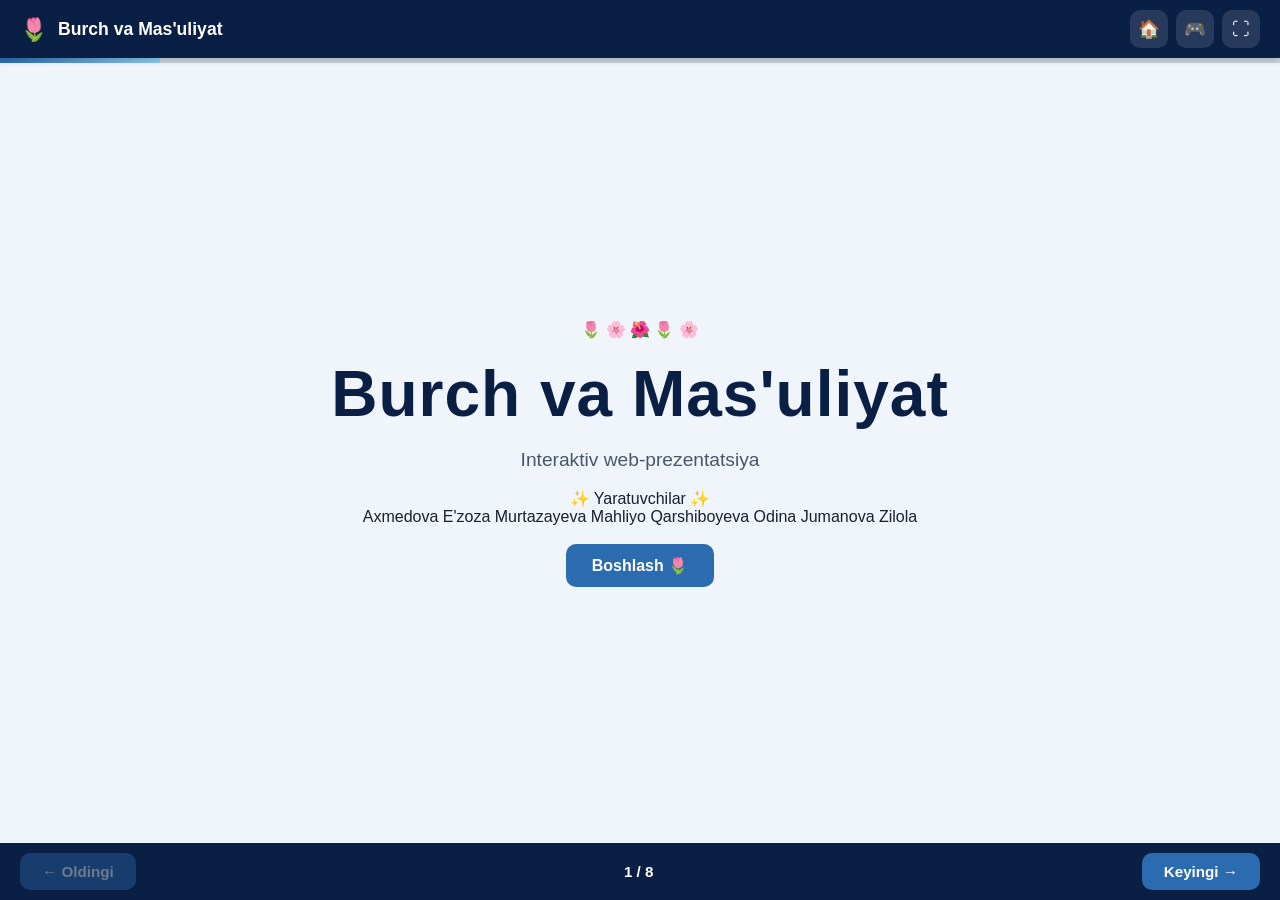
<file: pptx.html>
<!DOCTYPE html>
<html lang="uz">
<head>
  <meta charset="UTF-8" />
  <meta name="viewport" content="width=device-width, initial-scale=1.0" />
  <title>"Burch va Mas'uliyat" — Web-Prezentatsiya</title>
  <link rel="stylesheet" href="style.css" />
</head>
<body>

<!-- ===== YUQORI PANEL ===== -->
<header class="topbar">
  <div class="brand">
    <span class="logo">🌷</span>
    <span class="brand-text">Burch va Mas'uliyat</span>
  </div>
  <div class="topbar-actions">
    <button id="btnHome" class="icon-btn" title="Bosh sahifa">🏠</button>
    <button id="btnGames" class="icon-btn" title="O'yinlar">🎮</button>
    <button id="btnFullscreen" class="icon-btn" title="To'liq ekran">⛶</button>
  </div>
</header>

<!-- ===== PROGRESS ===== -->
<div class="progress-wrap">
  <div class="progress-bar" id="progressBar"></div>
</div>

<!-- ===== SLAYDLAR ===== -->
<main class="slide-container">

  <!-- SLAYD 1: BOSH SAHIFA -->
  <section class="slide active" data-slide="1">
    <div class="hero">
      <div class="hero-flowers">🌷 🌸 🌺 🌷 🌸</div>
      <h1 class="hero-title">Burch va Mas'uliyat</h1>
      <p class="hero-subtitle">Interaktiv web-prezentatsiya</p>
      <div class="creators-box">
        <p class="creators-label">✨ Yaratuvchilar ✨</p>
        <div class="creators-list">
          <span class="creator-chip">Axmedova E'zoza</span>
          <span class="creator-chip">Murtazayeva Mahliyo</span>
          <span class="creator-chip">Qarshiboyeva Odina</span>
          <span class="creator-chip">Jumanova Zilola</span>
        </div>
      </div>
      <button class="btn-primary" id="btnStart">Boshlash 🌷</button>
    </div>
  </section>

  <!-- SLAYD 2: MAVZU HAQIDA -->
  <section class="slide" data-slide="2">
    <h2 class="slide-title">Mavzu haqida</h2>
    <div class="grid grid-2">
      <div class="card">
        <div class="card-icon">🌸</div>
        <h3>Burch nima?</h3>
        <p>Burch — bu insonning o'z oilasi, jamiyati va davlati oldidagi bajarishi lozim bo'lgan majburiyatlari. Har bir inson o'z burchini bajarish orqali jamiyatga hissa qo'shadi.</p>
      </div>
      <div class="card">
        <div class="card-icon">🌷</div>
        <h3>Mas'uliyat nima?</h3>
        <p>Mas'uliyat — bu o'z harakatlari, qarorlari va ularning oqibatlari uchun javob berish. Mas'uliyatli inson o'z so'zi va ishiga sodiq bo'ladi.</p>
      </div>
    </div>
    <div class="quote-box">
      <p class="quote">💐 "Burch va mas'uliyat — har bir insonning hayotida muhim o'rin tutadi."</p>
    </div>
  </section>

  <!-- SLAYD 3: BURCH TURLARI -->
  <section class="slide" data-slide="3">
    <h2 class="slide-title">Burch turlari</h2>
    <p class="slide-lead">Har bir inson hayotida turli burchlarni bajaradi:</p>
    <div class="grid grid-3">
      <div class="card">
        <div class="card-icon">👨‍👩‍👧</div>
        <h3>Oilaviy burch</h3>
        <p>Ota-onani hurmat qilish, oilaga g'amxo'rlik qilish, uy ishlarida yordam berish.</p>
      </div>
      <div class="card">
        <div class="card-icon">📚</div>
        <h3>Ta'lim burchi</h3>
        <p>Darslarni o'z vaqtida bajarish, ustozlarga hurmat, bilim olishga intilish.</p>
      </div>
      <div class="card">
        <div class="card-icon">🏛️</div>
        <h3>Fuqarolik burchi</h3>
        <p>Qonunlarga rioya qilish, Vatanimizni himoya qilish, soliq to'lash.</p>
      </div>
      <div class="card">
        <div class="card-icon">👭</div>
        <h3>Do'stlik burchi</h3>
        <p>Do'stlarga sodiq bo'lish, qiyin paytda yordam berish.</p>
      </div>
      <div class="card">
        <div class="card-icon">🌿</div>
        <h3>Tabiat oldidagi burch</h3>
        <p>Atrof-muhitni asrash, tabiatga mehr bilan munosabatda bo'lish.</p>
      </div>
      <div class="card">
        <div class="card-icon">🌟</div>
        <h3>O'z oldidagi burch</h3>
        <p>O'z salomatligi, rivojlanishi va maqsadlariga erishish uchun harakat qilish.</p>
      </div>
    </div>
  </section>

  <!-- SLAYD 4: MAS'ULIYAT TURLARI -->
  <section class="slide" data-slide="4">
    <h2 class="slide-title">Mas'uliyat turlari</h2>
    <div class="grid grid-2">
      <div class="resp-card">
        <div class="resp-num">01</div>
        <h3>Shaxsiy mas'uliyat</h3>
        <p>O'z harakatlari, so'zlari va qarorlari uchun javob berish.</p>
      </div>
      <div class="resp-card">
        <div class="resp-num">02</div>
        <h3>Ijtimoiy mas'uliyat</h3>
        <p>Jamiyat oldidagi majburiyatlarni bajarish, boshqalarga yordam berish.</p>
      </div>
      <div class="resp-card">
        <div class="resp-num">03</div>
        <h3>Huquqiy mas'uliyat</h3>
        <p>Qonunlarga rioya qilish va qonun oldida javob berish.</p>
      </div>
      <div class="resp-card">
        <div class="resp-num">04</div>
        <h3>Axloqiy mas'uliyat</h3>
        <p>Vijdon oldida javob berish, yaxshi va yomonni farqlash.</p>
      </div>
      <div class="resp-card">
        <div class="resp-num">05</div>
        <h3>Oilaviy mas'uliyat</h3>
        <p>Oila a'zolari oldidagi majburiyatlarni bajarish.</p>
      </div>
      <div class="resp-card">
        <div class="resp-num">06</div>
        <h3>Kasbiy mas'uliyat</h3>
        <p>Kelajakdagi kasbini vijdonan bajarish.</p>
      </div>
    </div>
  </section>

  <!-- SLAYD 5: HAYOTIY MISOLLAR -->
  <section class="slide" data-slide="5">
    <h2 class="slide-title">Hayotiy misollar</h2>
    <div class="grid grid-2">
      <div class="example-card">
        <div class="ex-icon">🏫</div>
        <h3>Maktabda</h3>
        <ul>
          <li>Darsga o'z vaqtida kelish</li>
          <li>Uy vazifasini bajarish</li>
          <li>Ustozlarni hurmat qilish</li>
          <li>Sinfdoshlarga yordam berish</li>
          <li>Maktab mulkini asrash</li>
        </ul>
      </div>
      <div class="example-card">
        <div class="ex-icon">🏡</div>
        <h3>Uyda</h3>
        <ul>
          <li>Ota-onaga yordam berish</li>
          <li>Ukasi va opalariga g'amxo'rlik</li>
          <li>Uy ishlarida qatnashish</li>
          <li>Oila an'analarini hurmat qilish</li>
          <li>Uy hayvonlarini boqish</li>
        </ul>
      </div>
      <div class="example-card">
        <div class="ex-icon">🛣️</div>
        <h3>Jamoat joylarida</h3>
        <ul>
          <li>Yo'l harakati qoidalariga rioya qilish</li>
          <li>Navbatda turish</li>
          <li>Kattalarni hurmat qilish</li>
          <li>Jamoat mulkini asrash</li>
          <li>Atrofni toza saqlash</li>
        </ul>
      </div>
      <div class="example-card">
        <div class="ex-icon">🌐</div>
        <h3>Internetda</h3>
        <ul>
          <li>Halol va to'g'ri ma'lumot tarqatish</li>
          <li>Boshqalarni haqorat qilmaslik</li>
          <li>Shaxsiy ma'lumotlarni himoya qilish</li>
          <li>Vaqtni to'g'ri taqsimlash</li>
        </ul>
      </div>
    </div>
  </section>

  <!-- SLAYD 6: O'YIN 1 — FLIP KARTOCHKALAR -->
  <section class="slide" data-slide="6">
    <h2 class="slide-title">🎮 O'yin 1: Kartochkalarni oching</h2>
    <p class="slide-lead">Savol yozilgan kartochkani bosing — javob ko'rinadi. Qayta bosing — savolga qaytadi.</p>
    <div class="flip-grid">
      <div class="flip-card">
        <div class="flip-inner">
          <div class="flip-front">🌸 Burch nima?</div>
          <div class="flip-back">Insonning o'z oilasi, jamiyati va davlati oldidagi majburiyatlari.</div>
        </div>
      </div>
      <div class="flip-card">
        <div class="flip-inner">
          <div class="flip-front">🌷 Mas'uliyat nima?</div>
          <div class="flip-back">O'z harakatlari va qarorlari uchun javob berish.</div>
        </div>
      </div>
      <div class="flip-card">
        <div class="flip-inner">
          <div class="flip-front">📚 Ta'lim burchi nima?</div>
          <div class="flip-back">Darslarni o'z vaqtida bajarish, ustozlarni hurmat qilish.</div>
        </div>
      </div>
      <div class="flip-card">
        <div class="flip-inner">
          <div class="flip-front">👨‍👩‍👧 Oilaviy burch nima?</div>
          <div class="flip-back">Ota-onani hurmat qilish, oilaga g'amxo'rlik qilish.</div>
        </div>
      </div>
      <div class="flip-card">
        <div class="flip-inner">
          <div class="flip-front">🏛️ Fuqarolik burchi nima?</div>
          <div class="flip-back">Qonunlarga rioya qilish, Vatanni himoya qilish.</div>
        </div>
      </div>
      <div class="flip-card">
        <div class="flip-inner">
          <div class="flip-front">🌟 Mas'uliyatli inson qanday bo'ladi?</div>
          <div class="flip-back">So'zida turadi, harakatlari uchun javob beradi, ishonchli bo'ladi.</div>
        </div>
      </div>
    </div>
  </section>

  <!-- SLAYD 7: O'YIN 2 — TEST -->
  <section class="slide" data-slide="7">
    <h2 class="slide-title">🎯 O'yin 2: Bilimingizni sinang</h2>
    <p class="slide-lead">Har bir savolga bitta to'g'ri javob tanlang. Natija oxirida ko'rsatiladi.</p>
    <div id="quizContainer"></div>
    <div class="quiz-actions">
      <button class="btn-primary" id="btnQuizSubmit">✅ Javoblarni tekshirish</button>
      <button class="btn-secondary" id="btnQuizRetry">🔄 Qayta urinish</button>
    </div>
    <div id="quizResult" class="quiz-result"></div>
  </section>

  <!-- SLAYD 8: YAKUNIY XULOSA -->
  <section class="slide" data-slide="8">
    <h2 class="slide-title">Yakuniy xulosa</h2>
    <div class="conclusion">
      <div class="hero-flowers">🌷 🌸 🌺 🌷 🌸</div>
      <p class="big-quote">
        "Burch va mas'uliyat — bu har bir insonning qalbida yashovchi nurdir.
        U bizni yaxshi inson bo'lishga, jamiyatga foyda keltirishga undaydi."
      </p>
      <div class="grid grid-3">
        <div class="card">
          <div class="card-icon">💖</div>
          <h3>Mehr bilan</h3>
          <p>Burch va mas'uliyatni mehr bilan bajarish kerak.</p>
        </div>
        <div class="card">
          <div class="card-icon">🌟</div>
          <h3>Halol bo'lish</h3>
          <p>Har bir ishni halol va vijdonan bajarish.</p>
        </div>
        <div class="card">
          <div class="card-icon">🌸</div>
          <h3>Namuna bo'lish</h3>
          <p>O'z burchini bajarish bilan boshqalarga namuna bo'lish.</p>
        </div>
      </div>
      <div class="creators-final">
        <p class="final-label">✨ Yaratuvchilar ✨</p>
        <div class="creators-list">
          <span class="creator-chip">Axmedova E'zoza,</span>
          <span class="creator-chip">Murtazayeva Mahliyo,</span>
          <span class="creator-chip">Qarshiboyeva Odina va</span>
          <span class="creator-chip">Jumanova Zilola</span>
        </div>
        <p class="thanks">💐 E'tiboringiz uchun rahmat! 💐</p>
      </div>
    </div>
  </section>

</main>

<!-- ===== PASTKI PANEL ===== -->
<footer class="bottombar">
  <button class="nav-btn" id="btnPrev">← Oldingi</button>
  <span class="slide-counter" id="slideCounter">1 / 8</span>
  <button class="nav-btn" id="btnNext">Keyingi →</button>
</footer>

<script src="script.js"></script>
</body>
</html>
</file>
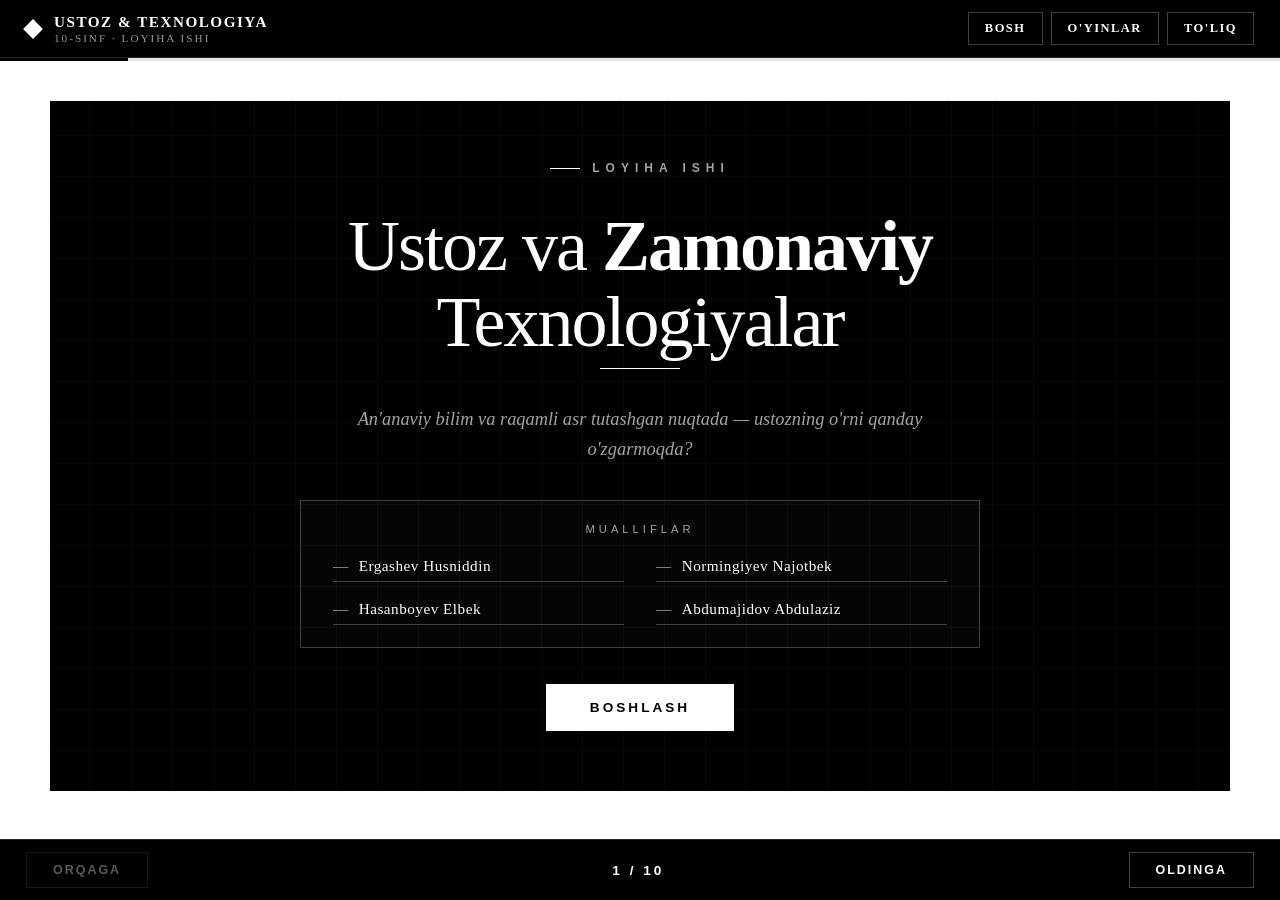
<file: sinfsoat.html>
<!DOCTYPE html>
<html lang="uz">
<head>
<meta charset="UTF-8">
<meta name="viewport" content="width=device-width, initial-scale=1.0">
<title>Ustoz va Zamonaviy Texnologiyalar</title>
<style>
/* ===== RESET ===== */
*{margin:0;padding:0;box-sizing:border-box}
:root{
  --black:#000;
  --ink:#0a0a0a;
  --ink2:#1a1a1a;
  --gray:#404040;
  --gray2:#737373;
  --gray3:#a3a3a3;
  --line:#262626;
  --line2:#e5e5e5;
  --white:#fff;
  --off:#fafafa;
  --off2:#f5f5f5;
  --ok:#16a34a;
  --bad:#dc2626;
}
html,body{height:100%;overflow:hidden}
body{
  font-family:"Georgia","Times New Roman",serif;
  background:var(--white);color:var(--black);
  display:flex;flex-direction:column;
}

/* ===== HEADER ===== */
header{
  background:var(--black);color:var(--white);
  padding:12px 26px;
  display:flex;justify-content:space-between;align-items:center;
  border-bottom:1px solid var(--line);
  z-index:50;
}
header .brand{display:flex;align-items:center;gap:14px;font-weight:700;letter-spacing:1.5px;font-size:.95rem}
header .brand .sq{width:14px;height:14px;background:var(--white);transform:rotate(45deg)}
header .brand small{font-weight:400;opacity:.6;font-size:.7rem;letter-spacing:2px;display:block;margin-top:1px}
header .tools{display:flex;gap:8px}
header .tools button{
  background:transparent;color:var(--white);border:1px solid var(--gray);
  padding:8px 16px;font-family:inherit;font-weight:700;
  font-size:.78rem;letter-spacing:1.5px;cursor:pointer;transition:.2s;
  text-transform:uppercase;
}
header .tools button:hover{background:var(--white);color:var(--black);border-color:var(--white)}

/* ===== PROGRESS ===== */
.progress{height:3px;background:var(--line2)}
.progress > i{display:block;height:100%;width:0;background:var(--black);transition:width .4s ease}

/* ===== SAHNA ===== */
#stage{flex:1;position:relative;overflow:hidden}

.page{
  position:absolute;inset:0;overflow-y:auto;
  padding:40px 50px 90px;
  opacity:0;transform:translateY(24px);
  transition:opacity .45s ease,transform .45s ease;
  pointer-events:none;
}
.page.on{opacity:1;transform:translateY(0);pointer-events:auto}
.page::-webkit-scrollbar{width:8px}
.page::-webkit-scrollbar-thumb{background:var(--gray)}
.page::-webkit-scrollbar-track{background:var(--off)}

/* ===== TIPOGRAFIYA ===== */
.kicker{
  display:inline-block;font-family:"Arial",sans-serif;
  font-size:.72rem;font-weight:700;letter-spacing:4px;
  color:var(--gray);text-transform:uppercase;margin-bottom:14px;
}
.kicker::before{content:"";display:inline-block;width:30px;height:1px;background:var(--black);vertical-align:middle;margin-right:12px}

h2.h{
  font-size:clamp(1.7rem,3.6vw,2.5rem);color:var(--black);
  font-weight:400;font-family:"Georgia",serif;
  margin-bottom:24px;line-height:1.15;letter-spacing:-.5px;
}
h2.h b{font-weight:700}
.lead{
  color:var(--gray);font-size:1rem;line-height:1.75;
  max-width:760px;margin-bottom:26px;
  font-family:"Georgia",serif;
}

/* ===== COVER ===== */
.cover{
  min-height:100%;display:flex;flex-direction:column;
  justify-content:center;align-items:center;text-align:center;
  background:var(--black);color:var(--white);
  padding:60px 40px;
  position:relative;overflow:hidden;
}
.cover::before{
  content:"";position:absolute;top:0;left:0;right:0;bottom:0;
  background:
    repeating-linear-gradient(0deg,transparent,transparent 40px,rgba(255,255,255,.03) 40px,rgba(255,255,255,.03) 41px),
    repeating-linear-gradient(90deg,transparent,transparent 40px,rgba(255,255,255,.03) 40px,rgba(255,255,255,.03) 41px);
  pointer-events:none;
}
.cover > *{position:relative;z-index:1}
.cover .kicker{color:var(--gray3);font-size:.75rem;letter-spacing:6px}
.cover .kicker::before{background:var(--white)}
.cover h1{
  font-family:"Georgia",serif;font-weight:400;
  font-size:clamp(2.2rem,6.5vw,4.5rem);
  line-height:1.05;letter-spacing:-2px;
  margin:20px 0 8px;max-width:900px;
}
.cover h1 b{font-weight:700}
.cover .sub{
  font-family:"Georgia",serif;font-style:italic;
  font-size:1.15rem;color:var(--gray3);
  max-width:600px;line-height:1.6;margin-bottom:36px;
}
.cover .line-deco{
  width:80px;height:1px;background:var(--white);margin:0 auto 36px;
}
.cover .creators{
  border:1px solid var(--gray);padding:22px 32px;
  max-width:680px;width:100%;
  background:rgba(255,255,255,.02);
}
.cover .creators .lbl{
  font-family:"Arial",sans-serif;font-size:.7rem;
  letter-spacing:4px;color:var(--gray3);
  margin-bottom:16px;text-transform:uppercase;
}
.cover .creators .row{
  display:grid;grid-template-columns:1fr 1fr;gap:12px 32px;
  text-align:left;
}
.cover .creators .who{
  font-family:"Georgia",serif;font-size:.95rem;
  color:var(--white);padding:6px 0;
  border-bottom:1px solid var(--gray);
  letter-spacing:.5px;
}
.cover .creators .who::before{
  content:"—";color:var(--gray3);margin-right:10px;
}
.btn-inv{
  background:var(--white);color:var(--black);border:none;
  padding:16px 44px;font-family:"Arial",sans-serif;
  font-weight:700;font-size:.85rem;letter-spacing:3px;
  cursor:pointer;transition:.25s;margin-top:36px;
  text-transform:uppercase;
}
.btn-inv:hover{background:transparent;color:var(--white);outline:1px solid var(--white)}

/* ===== TILE ===== */
.g2{display:grid;grid-template-columns:repeat(auto-fit,minmax(280px,1fr));gap:1px;background:var(--line2);border:1px solid var(--line2)}
.g3{display:grid;grid-template-columns:repeat(auto-fit,minmax(220px,1fr));gap:1px;background:var(--line2);border:1px solid var(--line2)}
.g4{display:grid;grid-template-columns:repeat(auto-fit,minmax(180px,1fr));gap:1px;background:var(--line2);border:1px solid var(--line2)}

.tile{
  background:var(--white);padding:26px 24px;transition:.25s;
  position:relative;
}
.tile:hover{background:var(--off)}
.tile .num{
  font-family:"Georgia",serif;font-size:2.2rem;
  color:var(--gray3);line-height:1;font-style:italic;margin-bottom:12px;
}
.tile h3{
  font-family:"Georgia",serif;font-size:1.05rem;
  color:var(--black);margin-bottom:8px;font-weight:700;letter-spacing:-.2px;
}
.tile p{font-family:"Georgia",serif;font-size:.9rem;color:var(--gray);line-height:1.6}

/* ===== SPLIT ===== */
.split{
  display:grid;grid-template-columns:1fr 1fr;gap:0;
  border:1px solid var(--black);margin-top:20px;
}
.split .col{padding:32px 28px;background:var(--white)}
.split .col.dark{background:var(--black);color:var(--white)}
.split .col h3{
  font-family:"Arial",sans-serif;font-size:.72rem;
  letter-spacing:3px;text-transform:uppercase;
  margin-bottom:14px;color:var(--gray);
}
.split .col.dark h3{color:var(--gray3)}
.split .col p{
  font-family:"Georgia",serif;font-size:.95rem;line-height:1.7;color:var(--gray);
}
.split .col.dark p{color:var(--gray3)}

/* ===== QUOTE ===== */
.blockquote{
  border-left:4px solid var(--black);
  padding:20px 28px;margin:24px 0;
  background:var(--off);
  font-family:"Georgia",serif;font-style:italic;
  font-size:1.15rem;line-height:1.65;color:var(--ink2);
}
.blockquote::before{
  content:'"';font-size:3rem;line-height:.5;
  display:block;color:var(--gray3);margin-bottom:8px;
}

/* ===== LIST ===== */
.deflist{border-top:1px solid var(--black)}
.deflist .item{
  display:grid;grid-template-columns:60px 1fr;gap:20px;
  padding:18px 0;border-bottom:1px solid var(--line2);
}
.deflist .item .idx{
  font-family:"Arial",sans-serif;font-size:.8rem;
  letter-spacing:2px;color:var(--gray2);padding-top:4px;
}
.deflist .item .txt strong{
  display:block;font-family:"Georgia",serif;
  font-size:1.02rem;color:var(--black);margin-bottom:6px;
}
.deflist .item .txt span{
  font-family:"Georgia",serif;font-size:.92rem;
  color:var(--gray);line-height:1.6;
}

/* ===== TABLE ===== */
.tbl-wrap{overflow-x:auto;border:1px solid var(--black);margin-top:18px}
table.cmp{width:100%;border-collapse:collapse;background:var(--white);min-width:540px}
table.cmp th{
  background:var(--black);color:var(--white);padding:14px;
  text-align:left;font-family:"Arial",sans-serif;
  font-size:.72rem;letter-spacing:2px;text-transform:uppercase;
}
table.cmp td{
  padding:14px;border-bottom:1px solid var(--line2);
  font-family:"Georgia",serif;font-size:.9rem;color:var(--ink2);
}
table.cmp tr:nth-child(even) td{background:var(--off)}
table.cmp td:first-child{
  font-weight:700;color:var(--black);
  font-family:"Arial",sans-serif;font-size:.82rem;letter-spacing:1px;
}

/* ===== GAMES ===== */
.games{display:flex;flex-direction:column;gap:20px}
.gtabs{display:flex;gap:0;flex-wrap:wrap;border-bottom:1px solid var(--black)}
.gtabs button{
  background:transparent;border:none;
  padding:14px 26px;font-family:"Arial",sans-serif;
  font-weight:700;font-size:.78rem;letter-spacing:2px;
  text-transform:uppercase;cursor:pointer;
  color:var(--gray2);transition:.2s;
  border-bottom:3px solid transparent;margin-bottom:-1px;
}
.gtabs button.on{color:var(--black);border-bottom-color:var(--black)}
.gtabs button:hover{color:var(--black)}
.gpanel{display:none;padding-top:20px}
.gpanel.on{display:block;animation:fade .35s ease}
@keyframes fade{from{opacity:0;transform:translateY(8px)}to{opacity:1;transform:translateY(0)}}
.hint{font-family:"Georgia",serif;font-style:italic;color:var(--gray);font-size:.92rem;margin-bottom:18px}

/* ===== GAME 1: TRUE/FALSE ===== */
.tf-card{
  border:1px solid var(--black);padding:28px;background:var(--white);
  margin-bottom:16px;
}
.tf-card .qtext{
  font-family:"Georgia",serif;font-size:1.08rem;
  line-height:1.5;color:var(--black);margin-bottom:20px;
}
.tf-card .qnum{
  font-family:"Arial",sans-serif;font-size:.72rem;
  letter-spacing:3px;color:var(--gray2);margin-bottom:10px;
}
.tf-btns{display:grid;grid-template-columns:1fr 1fr;gap:10px}
.tf-btn{
  background:var(--white);border:2px solid var(--black);
  padding:14px;font-family:"Arial",sans-serif;
  font-weight:700;font-size:.82rem;letter-spacing:2px;
  cursor:pointer;transition:.2s;color:var(--black);
  text-transform:uppercase;
}
.tf-btn:hover{background:var(--black);color:var(--white)}
.tf-btn.chosen{background:var(--black);color:var(--white)}
.tf-btn.correct{background:var(--ok);border-color:var(--ok);color:#fff}
.tf-btn.wrong{background:var(--bad);border-color:var(--bad);color:#fff}
.tf-expl{
  margin-top:14px;padding:14px;background:var(--off);
  font-family:"Georgia",serif;font-size:.9rem;
  font-style:italic;color:var(--gray);
  border-left:3px solid var(--black);display:none;
}
.tf-result{
  margin-top:20px;padding:24px;background:var(--black);color:var(--white);
  text-align:center;font-family:"Georgia",serif;
  font-size:1.1rem;display:none;
}
.tf-result b{font-family:"Arial",sans-serif;font-size:1.5rem;letter-spacing:1px}

/* ===== GAME 2: PAIRING ===== */
.pair-wrap{
  display:grid;grid-template-columns:1fr 1fr;gap:20px;
  margin-bottom:16px;
}
.pair-col{display:flex;flex-direction:column;gap:8px}
.pair-item{
  background:var(--white);border:1px solid var(--line2);
  padding:14px 18px;cursor:pointer;transition:.2s;
  font-family:"Georgia",serif;font-size:.92rem;color:var(--ink2);
  border-left:4px solid transparent;
}
.pair-item:hover{border-color:var(--black);background:var(--off)}
.pair-item.sel{border-left-color:var(--black);background:var(--off)}
.pair-item.done{
  border-left-color:var(--ok);background:#f0fdf4;
  color:var(--ok);pointer-events:none;
  text-decoration:line-through;opacity:.75;
}
.pair-res{
  font-family:"Georgia",serif;font-size:1rem;
  color:var(--black);margin-top:8px;
}

/* ===== GAME 3: SORT ===== */
.sort-list{
  list-style:none;display:grid;gap:8px;
  max-width:600px;margin-bottom:18px;
}
.sort-item{
  background:var(--white);border:1px solid var(--line2);
  padding:14px 18px;cursor:grab;
  display:flex;justify-content:space-between;
  align-items:center;font-family:"Georgia",serif;
  font-size:.92rem;color:var(--ink2);transition:.2s;
}
.sort-item:hover{border-color:var(--black)}
.sort-item.dragging{opacity:.4}
.sort-item.right{border-left:4px solid var(--ok);background:#f0fdf4}
.sort-item.wrong{border-left:4px solid var(--bad);background:#fef2f2}
.sort-item .grip{color:var(--gray3);font-size:1.1rem}
.sort-res{
  font-family:"Georgia",serif;font-size:1rem;
  color:var(--black);margin-top:8px;
}

/* ===== BUTTONS ===== */
.btn-blk{
  background:var(--black);color:var(--white);border:none;
  padding:14px 30px;font-family:"Arial",sans-serif;
  font-weight:700;font-size:.8rem;letter-spacing:2px;
  cursor:pointer;transition:.2s;text-transform:uppercase;
}
.btn-blk:hover{background:var(--gray)}
.btn-out{
  background:var(--white);color:var(--black);border:2px solid var(--black);
  padding:12px 28px;font-family:"Arial",sans-serif;
  font-weight:700;font-size:.8rem;letter-spacing:2px;
  cursor:pointer;transition:.2s;text-transform:uppercase;
}
.btn-out:hover{background:var(--black);color:var(--white)}
.btn-row{display:flex;gap:10px;flex-wrap:wrap;margin-top:16px}

/* ===== REFLECTION ===== */
.refl{display:flex;flex-direction:column;gap:14px;max-width:860px}
.refl-item{
  border:1px solid var(--line2);padding:20px;background:var(--white);
}
.refl-item label{
  display:block;font-family:"Georgia",serif;
  font-weight:700;font-size:.95rem;color:var(--black);
  margin-bottom:10px;line-height:1.5;
}
.refl-item textarea{
  width:100%;border:1px solid var(--line2);
  padding:12px;font-family:"Georgia",serif;
  font-size:.9rem;color:var(--ink2);resize:vertical;
  background:var(--off);transition:.2s;
}
.refl-item textarea:focus{
  outline:none;border-color:var(--black);background:var(--white);
}

/* ===== FINAL ===== */
.finale{
  min-height:100%;display:flex;flex-direction:column;
  justify-content:center;align-items:center;text-align:center;
  background:var(--black);color:var(--white);
  padding:60px 40px;gap:28px;
}
.finale .kicker{color:var(--gray3)}
.finale .kicker::before{background:var(--white)}
.finale .line{
  font-family:"Georgia",serif;font-style:italic;
  font-size:1.35rem;line-height:1.6;
  max-width:760px;color:var(--white);
}
.finale .line b{font-style:normal;font-weight:700}
.finale .deco{width:60px;height:1px;background:var(--white)}
.finale .creators-block{
  border:1px solid var(--gray);padding:24px 36px;
  max-width:680px;width:100%;
}
.finale .creators-block .lbl{
  font-family:"Arial",sans-serif;font-size:.7rem;
  letter-spacing:4px;color:var(--gray3);
  margin-bottom:16px;text-transform:uppercase;
}
.finale .creators-block .row{
  display:grid;grid-template-columns:1fr 1fr;gap:10px 32px;text-align:left;
}
.finale .creators-block .who{
  font-family:"Georgia",serif;font-size:.95rem;padding:6px 0;
  border-bottom:1px solid var(--gray);color:var(--white);
}
.finale .creators-block .who::before{content:"—";color:var(--gray3);margin-right:10px}
.finale .end{
  font-family:"Arial",sans-serif;font-size:.75rem;
  letter-spacing:4px;text-transform:uppercase;
  color:var(--gray3);margin-top:12px;
}

/* ===== FOOTER ===== */
footer{
  background:var(--black);color:var(--white);
  padding:12px 26px;display:flex;
  justify-content:space-between;align-items:center;
  border-top:1px solid var(--line);
}
footer .nav{
  background:transparent;color:var(--white);
  border:1px solid var(--gray);padding:10px 26px;
  font-family:"Arial",sans-serif;font-weight:700;
  font-size:.78rem;letter-spacing:2px;
  cursor:pointer;transition:.2s;text-transform:uppercase;
}
footer .nav:hover{background:var(--white);color:var(--black);border-color:var(--white)}
footer .nav:disabled{opacity:.35;cursor:not-allowed}
footer .cnt{
  font-family:"Arial",sans-serif;font-weight:700;
  font-size:.85rem;letter-spacing:3px;
}

/* ===== RESPONSIVE ===== */
@media(max-width:768px){
  .page{padding:22px 18px 80px}
  .split{grid-template-columns:1fr}
  .cover .creators .row{grid-template-columns:1fr;gap:8px}
  .finale .creators-block .row{grid-template-columns:1fr;gap:8px}
  .pair-wrap{grid-template-columns:1fr}
  .gtabs button{padding:12px 16px;font-size:.7rem}
  header .brand small{display:none}
  header .brand{font-size:.8rem;letter-spacing:1px}
  header .tools button{padding:6px 10px;font-size:.65rem}
  footer .nav{padding:8px 14px;font-size:.68rem;letter-spacing:1px}
  h2.h{font-size:1.5rem}
  .cover h1{letter-spacing:-1px}
}
</style>
</head>
<body>

<!-- ===== HEADER ===== -->
<header>
  <div class="brand">
    <div class="sq"></div>
    <div>
      USTOZ &amp; TEXNOLOGIYA
      <small>10-SINF · LOYIHA ISHI</small>
    </div>
  </div>
  <div class="tools">
    <button id="tHome">Bosh</button>
    <button id="tGames">O'yinlar</button>
    <button id="tFull">To'liq</button>
  </div>
</header>
<div class="progress"><i id="prog"></i></div>

<!-- ===== SAHNA ===== -->
<div id="stage">

  <!-- 1. COVER -->
  <section class="page on" data-p="1">
    <div class="cover">
      <span class="kicker">Loyiha ishi</span>
      <h1>Ustoz va <b>Zamonaviy</b> Texnologiyalar</h1>
      <div class="line-deco"></div>
      <p class="sub">An'anaviy bilim va raqamli asr tutashgan nuqtada — ustozning o'rni qanday o'zgarmoqda?</p>
      <div class="creators">
        <div class="lbl">Mualliflar</div>
        <div class="row">
          <span class="who">Ergashev Husniddin</span>
          <span class="who">Normingiyev Najotbek</span>
          <span class="who">Hasanboyev Elbek</span>
          <span class="who">Abdumajidov Abdulaziz</span>
        </div>
      </div>
      <button class="btn-inv" id="startBtn">Boshlash</button>
    </div>
  </section>

  <!-- 2. MUAMMO -->
  <section class="page" data-p="2">
    <span class="kicker">01 · Muammo</span>
    <h2 class="h">Texnologiya <b>ustozni</b> almashtira oladimi?</h2>
    <p class="lead">
      Bugun har bir o'quvchining qo'lida internetga ulangan qurilma bor. Sun'iy intellekt
      javob yozadi, video darslar tayyor, onlayn kurslar cheksiz. Shu sharoitda ustozning
      vazifasi tugadimi yoki yangi ma'no kasb etdi?
    </p>

    <div class="blockquote">
      Texnologiya — bu vosita. Ustoz — bu yo'naltiruvchi. Vosita yo'naltiruvchini almashtira olmaydi,
      lekin uni kuchaytiradi.
    </div>

    <div class="split">
      <div class="col">
        <h3>Texnologiya beradi</h3>
        <p>Tezkor ma'lumot, takrorlanmas imkoniyat, individual sur'at, vizual materiallar, cheksiz manbalar.</p>
      </div>
      <div class="col dark">
        <h3>Ustoz beradi</h3>
        <p>Ma'no, qadriyat, tarbiya, savol berish madaniyati, tanqidiy fikrlash, insoniy munosabat.</p>
      </div>
    </div>
  </section>

  <!-- 3. USTOZNING YANGI VAZIFALARI -->
  <section class="page" data-p="3">
    <span class="kicker">02 · O'zgarish</span>
    <h2 class="h">Ustozning <b>yangi</b> vazifalari</h2>
    <p class="lead">
      Bilim endi faqat ustozning xotirasida emas — u hamma joyda ochiq. Demak ustozning
      kuchi boshqa joyga ko'chdi: yo'naltirishga, tanlashga, tarbiyaga.
    </p>
    <div class="deflist">
      <div class="item">
        <div class="idx">01</div>
        <div class="txt"><strong>Yo'naltiruvchi</strong><span>Ma'lumotlar dengizida to'g'ri manbani tanlashga o'rgatadi.</span></div>
      </div>
      <div class="item">
        <div class="idx">02</div>
        <div class="txt"><strong>Tanqidiy fikrlash murabbiyi</strong><span>Har bir javobga "nega?" deb so'rashni o'rgatadi.</span></div>
      </div>
      <div class="item">
        <div class="idx">03</div>
        <div class="txt"><strong>Qadriyat yetakchisi</strong><span>Halollik, hurmat, mas'uliyat — bularni dastur o'rgatmaydi.</span></div>
      </div>
      <div class="item">
        <div class="idx">04</div>
        <div class="txt"><strong>Texnologiya hamkori</strong><span>Qurilmalarni dars jarayoniga to'g'ri jalb qiladi.</span></div>
      </div>
      <div class="item">
        <div class="idx">05</div>
        <div class="txt"><strong>Shaxsiy namuna</strong><span>O'z xatti-harakati bilan ko'rsatadi, faqat gapirmaydi.</span></div>
      </div>
    </div>
  </section>

  <!-- 4. TEXNOLOGIYALAR -->
  <section class="page" data-p="4">
    <span class="kicker">03 · Vositalar</span>
    <h2 class="h">Darsda <b>foydali</b> texnologiyalar</h2>
    <p class="lead">
      Har qanday yangi vosita foydali emas. Faqat o'quvchi fikrlashini kuchaytiradigan,
      ustoz vaqtini tejaydigan vositalar mazmunli.
    </p>
    <div class="g3">
      <div class="tile"><div class="num">01</div><h3>Interaktiv taxta</h3><p>Murakkab mavzularni vizual ko'rsatish, birgalikda ishlash.</p></div>
      <div class="tile"><div class="num">02</div><h3>Onlayn testlar</h3><p>Tezkor baholash, o'quvchiga darhol fikr-mulohaza.</p></div>
      <div class="tile"><div class="num">03</div><h3>Video darslar</h3><p>Mavzuni uyda takrorlash imkoniyati.</p></div>
      <div class="tile"><div class="num">04</div><h3>Elektron kutubxona</h3><p>Kitob va manbalarga cheksiz kirish.</p></div>
      <div class="tile"><div class="num">05</div><h3>Sun'iy intellekt</h3><p>Yordamchi savol-javob, lekin o'rnini bosuvchi emas.</p></div>
      <div class="tile"><div class="num">06</div><h3>Loyiha platformalari</h3><p>Guruh bo'lib ishlash, natijani baham ko'rish.</p></div>
    </div>
  </section>

  <!-- 5. XATARLAR -->
  <section class="page" data-p="5">
    <span class="kicker">04 · Ogohlantirish</span>
    <h2 class="h">Texnologiya <b>noto'g'ri</b> ishlatilsa</h2>
    <p class="lead">
      Har bir vosita — ikki tomonlama. Foyda bilan birga xatar ham bor. Buni ustoz ham,
      o'quvchi ham, ota-ona ham bilishi kerak.
    </p>
    <div class="g2">
      <div class="tile"><div class="num">!</div><h3>Diqqat tarqashi</h3><p>Telefon darsga xalaqit beradi — fokus yo'qoladi.</p></div>
      <div class="tile"><div class="num">!</div><h3>Yuzaki o'rganish</h3><p>Javobni ko'chirish oson, lekin tushunish yo'q.</p></div>
      <div class="tile"><div class="num">!</div><h3>Jonli muloqot kamayishi</h3><p>Ekran ortida insoniy aloqa yo'qoladi.</p></div>
      <div class="tile"><div class="num">!</div><h3>Noto'g'ri ma'lumot</h3><p>Manbani tekshirmaslik xatoga olib keladi.</p></div>
      <div class="tile"><div class="num">!</div><h3>Bog'liqlik</h3><p>Qurilmasiz ishlash qiyinlashadi.</p></div>
      <div class="tile"><div class="num">!</div><h3>Tengsizlik</h3><p>Hamma ham bir xil imkoniyatga ega emas.</p></div>
    </div>
    <div class="blockquote" style="margin-top:26px">
      Vosita aybdor emas — undan qanday foydalanish mas'uliyati bizning zimmamizda.
    </div>
  </section>

  <!-- 6. TAQQOSLASH -->
  <section class="page" data-p="6">
    <span class="kicker">05 · Taqqoslash</span>
    <h2 class="h">An'anaviy va <b>zamonaviy</b> yondashuv</h2>
    <p class="lead">Ikkalasi ham kerak. Faqat bittasini tanlash — noto'g'ri. Ularni to'g'ri bog'lash — san'at.</p>
    <div class="tbl-wrap">
      <table class="cmp">
        <thead>
          <tr><th>Mezon</th><th>An'anaviy usul</th><th>Zamonaviy usul</th></tr>
        </thead>
        <tbody>
          <tr><td>Manba</td><td>Darslik, ustoz</td><td>Darslik + internet + video</td></tr>
          <tr><td>Sur'at</td><td>Butun sinf uchun bir xil</td><td>Har kimga individual</td></tr>
          <tr><td>Baholash</td><td>Yozma ish, og'zaki savol</td><td>Onlayn test, loyiha, portfel</td></tr>
          <tr><td>Muloqot</td><td>Yuzma-yuz</td><td>Yuzma-yuz + onlayn</td></tr>
          <tr><td>Tarbiya</td><td>Ustoz namunasi</td><td>Ustoz namunasi + raqamli madaniyat</td></tr>
          <tr><td>Ustoz roli</td><td>Bilim beruvchi</td><td>Yo'naltiruvchi, murabbiy</td></tr>
        </tbody>
      </table>
    </div>
  </section>

  <!-- 7. O'YINLAR -->
  <section class="page" data-p="7">
    <span class="kicker">06 · Interaktiv</span>
    <h2 class="h">O'yinlar <b>maydoni</b></h2>
    <p class="lead">Uchta mini-o'yin: to'g'ri/noto'g'ri, juftlashtirish va tartiblash. Har biri mavzuni mustahkamlaydi.</p>
    <div class="games">
      <div class="gtabs">
        <button class="on" data-g="g1">1. To'g'ri / Noto'g'ri</button>
        <button data-g="g2">2. Juftlashtirish</button>
        <button data-g="g3">3. Tartiblash</button>
      </div>

      <!-- GAME 1 -->
      <div class="gpanel on" id="g1">
        <p class="hint">Har bir gapga javob bering: to'g'ri yoki noto'g'ri.</p>
        <div id="tfBox"></div>
        <div class="tf-result" id="tfResult"></div>
        <div class="btn-row">
          <button class="btn-out" id="tfReset">Qaytadan</button>
        </div>
      </div>

      <!-- GAME 2 -->
      <div class="gpanel" id="g2">
        <p class="hint">Chapdagi tushunchani o'ngdagi izohi bilan juftlashtiring.</p>
        <div class="pair-wrap">
          <div class="pair-col" id="pairLeft"></div>
          <div class="pair-col" id="pairRight"></div>
        </div>
        <div class="pair-res" id="pairRes"></div>
        <div class="btn-row">
          <button class="btn-out" id="pairReset">Qaytadan</button>
        </div>
      </div>

      <!-- GAME 3 -->
      <div class="gpanel" id="g3">
        <p class="hint">Darsda texnologiyadan foydalanish bosqichlarini to'g'ri tartibga keltiring.</p>
        <ul class="sort-list" id="sortList"></ul>
        <div class="sort-res" id="sortRes"></div>
        <div class="btn-row">
          <button class="btn-blk" id="sortCheck">Tekshirish</button>
          <button class="btn-out" id="sortReset">Qaytadan</button>
        </div>
      </div>
    </div>
  </section>

  <!-- 8. AMALIY MASLAHATLAR -->
  <section class="page" data-p="8">
    <span class="kicker">07 · Amaliyot</span>
    <h2 class="h">Amaliy <b>maslahatlar</b></h2>
    <p class="lead">
      Nazariya yetarli emas — har bir ustoz va o'quvchi bugundan qo'llashi mumkin bo'lgan
      oddiy qadamlar.
    </p>
    <div class="g2">
      <div class="tile">
        <div class="num">01</div>
        <h3>Ustoz uchun</h3>
        <p>Har darsda bitta raqamli vositani maqsadli qo'llang. Ko'p vosita emas — bitta to'g'ri vosita.</p>
      </div>
      <div class="tile">
        <div class="num">02</div>
        <h3>O'quvchi uchun</h3>
        <p>Har qanday onlayn javobni tekshiring: kim yozgan? qachon? manba bormi?</p>
      </div>
      <div class="tile">
        <div class="num">03</div>
        <h3>Ota-ona uchun</h3>
        <p>Farzandingiz ekranda qancha vaqt o'tkazayotganini emas, nima qilayotganini so'rang.</p>
      </div>
      <div class="tile">
        <div class="num">04</div>
        <h3>Maktab uchun</h3>
        <p>Ustozlarni raqamli savodxonlikka o'rgating — vosita o'zi ishlamaydi.</p>
      </div>
    </div>
  </section>

  <!-- 9. REFLEKSIYA -->
  <section class="page" data-p="9">
    <span class="kicker">08 · Xulosa</span>
    <h2 class="h">Shaxsiy <b>mulohaza</b></h2>
    <p class="lead">
      Bu savollarga o'zingiz javob yozing. Javoblar brauzerda saqlanadi va faylga yuklab olinadi.
    </p>
    <div class="refl" id="reflForm">
      <div class="refl-item">
        <label>1. Texnologiya sizning o'qishingizda qanday o'rin tutadi?</label>
        <textarea data-k="a1" rows="3"></textarea>
      </div>
      <div class="refl-item">
        <label>2. Ustozingiz sizga nima berganki, buni hech qanday dastur bera olmaydi?</label>
        <textarea data-k="a2" rows="3"></textarea>
      </div>
      <div class="refl-item">
        <label>3. Hozir siz texnologiyadan foydali foydalanayapsizmi yoki vaqtni yo'qotyapsizmi?</label>
        <textarea data-k="a3" rows="3"></textarea>
      </div>
      <div class="refl-item">
        <label>4. Kelajakda ustoz bo'lsangiz, texnologiyadan qanday foydalanardingiz?</label>
        <textarea data-k="a4" rows="3"></textarea>
      </div>
      <div class="refl-item">
        <label>5. Bugundan boshlab bitta aniq o'zgarish nima qilasiz?</label>
        <textarea data-k="a5" rows="3"></textarea>
      </div>
    </div>
    <div class="btn-row" style="margin-top:18px">
      <button class="btn-out" id="rClear">Tozalash</button>
      <button class="btn-blk" id="rSave">.txt yuklab olish</button>
    </div>
  </section>

  <!-- 10. FINAL -->
  <section class="page" data-p="10">
    <div class="finale">
      <span class="kicker">Yakun</span>
      <div class="line">
        Ustoz — bu faqat bilim beruvchi emas. U <b>savol berishni</b> o'rgatadi,
        <b>to'g'ri yo'lni</b> ko'rsatadi va <b>inson bo'lishni</b> o'rgatadi.
        Texnologiya kuchayadi — lekin ustozning qadri oshadi, kamaymaydi.
      </div>
      <div class="deco"></div>
      <div class="creators-block">
        <div class="lbl">Loyiha mualliflari</div>
        <div class="row">
          <span class="who">Ergashev Husniddin</span>
          <span class="who">Normingiyev Najotbek</span>
          <span class="who">Hasanboyev Elbek</span>
          <span class="who">Abdumajidov Abdulaziz</span>
        </div>
      </div>
      <div class="end">E'tiboringiz uchun rahmat</div>
    </div>
  </section>

</div>

<!-- ===== FOOTER ===== -->
<footer>
  <button class="nav" id="prevBtn">Orqaga</button>
  <span class="cnt" id="counter">1 / 10</span>
  <button class="nav" id="nextBtn">Oldinga</button>
</footer>

<script>
/* ============================================================
   USTOZ VA ZAMONAVIY TEXNOLOGIYALAR
   Mualliflar: Ergashev Husniddin, Normingiyev Najotbek,
               Hasanboyev Elbek, Abdumajidov Abdulaziz
   ============================================================ */

document.addEventListener("DOMContentLoaded", () => {

  /* ---------- 1. NAVIGATSIYA ---------- */
  const pages   = [...document.querySelectorAll(".page")];
  const total   = pages.length;
  let cur = 0;
  const prog    = document.getElementById("prog");
  const counter = document.getElementById("counter");
  const prevBtn = document.getElementById("prevBtn");
  const nextBtn = document.getElementById("nextBtn");

  function go(i){
    if(i < 0) i = 0;
    if(i >= total) i = total - 1;
    pages.forEach((p, idx) => p.classList.toggle("on", idx === i));
    cur = i;
    prog.style.width = ((cur + 1) / total * 100) + "%";
    counter.textContent = `${cur + 1} / ${total}`;
    prevBtn.disabled = cur === 0;
    nextBtn.disabled = cur === total - 1;
  }
  prevBtn.addEventListener("click", () => go(cur - 1));
  nextBtn.addEventListener("click", () => go(cur + 1));
  document.addEventListener("keydown", e => {
    if(e.key === "ArrowRight") go(cur + 1);
    if(e.key === "ArrowLeft")  go(cur - 1);
  });

  document.getElementById("startBtn").addEventListener("click", () => go(1));
  document.getElementById("tHome").addEventListener("click", () => go(0));
  document.getElementById("tGames").addEventListener("click", () => go(6));
  document.getElementById("tFull").addEventListener("click", () => {
    if(!document.fullscreenElement) document.documentElement.requestFullscreen().catch(()=>{});
    else document.exitFullscreen();
  });

  go(0);

  /* ============================================================
     GAME 1: TO'G'RI / NOTO'G'RI
     ============================================================ */
  const tfData = [
    {
      q: "Texnologiya ustozni to'liq almashtira oladi.",
      a: false,
      e: "Yo'q. Texnologiya vosita, ustoz esa yo'naltiruvchi va tarbiyachi."
    },
    {
      q: "Onlayn testlar ustozning baholash vaqtini tejaydi.",
      a: true,
      e: "Ha, avtomatik baholash ustozga ko'proq vaqt qoldiradi."
    },
    {
      q: "Internetdagi har qanday javob ishonchli.",
      a: false,
      e: "Yo'q, manbani har doim tekshirish kerak."
    },
    {
      q: "Zamonaviy texnologiya tarbiya berishda ustoz o'rnini bosa oladi.",
      a: false,
      e: "Tarbiya — insoniy munosabat natijasi, dastur bera olmaydi."
    },
    {
      q: "Ustoz texnologiyani darsga maqsadli jalb qilsa, natija yaxshilanadi.",
      a: true,
      e: "Ha, lekin faqat maqsadli va o'ylangan holda."
    },
    {
      q: "Vosita qanchalik ko'p bo'lsa, dars shunchalik samarali bo'ladi.",
      a: false,
      e: "Yo'q, ko'p vosita diqqatni tarqatadi. Bitta to'g'ri vosita yetarli."
    }
  ];

  const tfBox    = document.getElementById("tfBox");
  const tfResult = document.getElementById("tfResult");
  let tfScore = 0;
  let tfDone  = 0;

  function buildTF(){
    tfBox.innerHTML = "";
    tfResult.style.display = "none";
    tfScore = 0;
    tfDone  = 0;
    tfData.forEach((item, i) => {
      const card = document.createElement("div");
      card.className = "tf-card";
      card.innerHTML = `
        <div class="qnum">SAVOL ${String(i+1).padStart(2,"0")}</div>
        <div class="qtext">${item.q}</div>
        <div class="tf-btns">
          <button class="tf-btn" data-v="true">To'g'ri</button>
          <button class="tf-btn" data-v="false">Noto'g'ri</button>
        </div>
        <div class="tf-expl">💡 ${item.e}</div>
      `;
      const btns = card.querySelectorAll(".tf-btn");
      btns.forEach(b => {
        b.addEventListener("click", () => {
          if(card.dataset.answered) return;
          card.dataset.answered = "1";
          const userVal = b.dataset.v === "true";
          btns.forEach(x => {
            x.disabled = true;
            const correct = (x.dataset.v === "true") === item.a;
            if(correct) x.classList.add("correct");
          });
          if(userVal === item.a){
            b.classList.add("correct");
            tfScore++;
          } else {
            b.classList.add("wrong");
          }
          card.querySelector(".tf-expl").style.display = "block";
          tfDone++;
          if(tfDone === tfData.length){
            tfResult.style.display = "block";
            const pct = Math.round(tfScore / tfData.length * 100);
            tfResult.innerHTML = `NATIJA: <b>${tfScore} / ${tfData.length}</b> — ${pct}%`;
          }
        });
      });
      tfBox.appendChild(card);
    });
  }
  document.getElementById("tfReset").addEventListener("click", buildTF);
  buildTF();

  /* ============================================================
     GAME 2: JUFTLASHTIRISH
     ============================================================ */
  const pairData = [
    { term:"Ustoz",       def:"Yo'naltiruvchi va tarbiyachi" },
    { term:"Texnologiya", def:"Vosita va yordamchi" },
    { term:"Sun'iy intellekt", def:"Yordamchi, lekin o'rinbosar emas" },
    { term:"Onlayn test", def:"Tezkor baholash vositasi" },
    { term:"Raqamli madaniyat", def:"Internetdan to'g'ri foydalanish odati" }
  ];

  const pairLeft  = document.getElementById("pairLeft");
  const pairRight = document.getElementById("pairRight");
  const pairRes   = document.getElementById("pairRes");
  let selL = null, selR = null, matched = 0;

  function shuffle(a){ return [...a].sort(() => Math.random() - 0.5); }

  function buildPair(){
    pairLeft.innerHTML = "";
    pairRight.innerHTML = "";
    pairRes.textContent = "";
    selL = null; selR = null; matched = 0;

    shuffle(pairData).forEach(p => {
      const d = document.createElement("div");
      d.className = "pair-item";
      d.textContent = p.term;
      d.dataset.key = p.term;
      d.addEventListener("click", () => pickLeft(d));
      pairLeft.appendChild(d);
    });
    shuffle(pairData).forEach(p => {
      const d = document.createElement("div");
      d.className = "pair-item";
      d.textContent = p.def;
      d.dataset.key = p.term;
      d.addEventListener("click", () => pickRight(d));
      pairRight.appendChild(d);
    });
  }

  function pickLeft(el){
    if(el.classList.contains("done")) return;
    pairLeft.querySelectorAll(".pair-item").forEach(x => x.classList.remove("sel"));
    el.classList.add("sel");
    selL = el;
    tryMatch();
  }
  function pickRight(el){
    if(el.classList.contains("done")) return;
    pairRight.querySelectorAll(".pair-item").forEach(x => x.classList.remove("sel"));
    el.classList.add("sel");
    selR = el;
    tryMatch();
  }
  function tryMatch(){
    if(!selL || !selR) return;
    if(selL.dataset.key === selR.dataset.key){
      selL.classList.add("done");
      selR.classList.add("done");
      selL.classList.remove("sel");
      selR.classList.remove("sel");
      matched++;
      pairRes.textContent = `Topilgan juftliklar: ${matched} / ${pairData.length}`;
      if(matched === pairData.length){
        pairRes.textContent = "🎉 Hammasi topildi! Barakalla.";
      }
    } else {
      const a = selL, b = selR;
      setTimeout(() => {
        a.classList.remove("sel");
        b.classList.remove("sel");
      }, 350);
    }
    selL = null; selR = null;
  }
  document.getElementById("pairReset").addEventListener("click", buildPair);
  buildPair();

  /* ============================================================
     GAME 3: TARTIBLASH
     ============================================================ */
  const sortCorrect = [
    "Dars maqsadini aniqlash",
    "Tegishli texnologiyani tanlash",
    "Vositaning imkoniyatlarini tekshirish",
    "Darsda qo'llash va kuzatish",
    "Natijani baholash",
    "Xulosa va takomillashtirish"
  ];

  const sortList = document.getElementById("sortList");
  const sortRes  = document.getElementById("sortRes");

  function buildSort(){
    sortList.innerHTML = "";
    sortRes.textContent = "";
    shuffle(sortCorrect).forEach(t => {
      const li = document.createElement("li");
      li.className = "sort-item";
      li.draggable = true;
      li.innerHTML = `<span>${t}</span><span class="grip">☰</span>`;
      attachDrag(li);
      sortList.appendChild(li);
    });
  }

  let dragging = null;
  function attachDrag(el){
    el.addEventListener("dragstart", () => { dragging = el; el.classList.add("dragging"); });
    el.addEventListener("dragend",   () => { el.classList.remove("dragging"); dragging = null; });
    el.addEventListener("dragover",  e => {
      e.preventDefault();
      if(!dragging || dragging === el) return;
      const r = el.getBoundingClientRect();
      const after = (e.clientY - r.top) > r.height / 2;
      sortList.insertBefore(dragging, after ? el.nextSibling : el);
    });
  }

  document.getElementById("sortCheck").addEventListener("click", () => {
    const items = [...sortList.children];
    let ok = 0;
    items.forEach((li, i) => {
      const txt = li.firstElementChild.textContent;
      const good = txt === sortCorrect[i];
      li.classList.toggle("right", good);
      li.classList.toggle("wrong", !good);
      if(good) ok++;
    });
    sortRes.textContent = ok === sortCorrect.length
      ? "🎉 Tartib to'g'ri! Barakalla."
      : `${ok} / ${sortCorrect.length} to'g'ri. Xatolar qizil bilan belgilandi.`;
  });
  document.getElementById("sortReset").addEventListener("click", buildSort);
  buildSort();

  /* ---------- GAME TABLAR ---------- */
  document.querySelectorAll(".gtabs button").forEach(b => {
    b.addEventListener("click", () => {
      document.querySelectorAll(".gtabs button").forEach(x => x.classList.remove("on"));
      document.querySelectorAll(".gpanel").forEach(x => x.classList.remove("on"));
      b.classList.add("on");
      document.getElementById(b.dataset.g).classList.add("on");
    });
  });

  /* ============================================================
     REFLEKSIYA
     ============================================================ */
  const KEY = "ustoz_texno_reflection";
  const tas = document.querySelectorAll("#reflForm textarea");

  function loadR(){
    try{
      const d = JSON.parse(localStorage.getItem(KEY) || "{}");
      tas.forEach(t => { if(d[t.dataset.k]) t.value = d[t.dataset.k]; });
    }catch(e){}
  }
  function saveR(){
    const d = {};
    tas.forEach(t => d[t.dataset.k] = t.value);
    try{ localStorage.setItem(KEY, JSON.stringify(d)); }catch(e){}
  }
  tas.forEach(t => t.addEventListener("input", saveR));
  loadR();

  document.getElementById("rClear").addEventListener("click", () => {
    if(!confirm("Barcha javoblarni o'chirasizmi?")) return;
    tas.forEach(t => t.value = "");
    localStorage.removeItem(KEY);
  });

  document.getElementById("rSave").addEventListener("click", () => {
    const Qs = [
      "1. Texnologiya sizning o'qishingizda qanday o'rin tutadi?",
      "2. Ustozingiz sizga nima berganki, buni hech qanday dastur bera olmaydi?",
      "3. Hozir siz texnologiyadan foydali foydalanayapsizmi yoki vaqtni yo'qotyapsizmi?",
      "4. Kelajakda ustoz bo'lsangiz, texnologiyadan qanday foydalanardingiz?",
      "5. Bugundan boshlab bitta aniq o'zgarish nima qilasiz?"
    ];
    let out = "USTOZ VA ZAMONAVIY TEXNOLOGIYALAR — Shaxsiy mulohaza\n";
    out += "Muallif: _______________________\n";
    out += "Sana: " + new Date().toLocaleDateString() + "\n";
    out += "=".repeat(52) + "\n\n";
    tas.forEach((t, i) => {
      out += Qs[i] + "\n";
      out += (t.value.trim() || "(javob yozilmagan)") + "\n\n";
    });
    const blob = new Blob([out], { type:"text/plain;charset=utf-8" });
    const a = document.createElement("a");
    a.href = URL.createObjectURL(blob);
    a.download = "ustoz-texnologiya-xulosa.txt";
    a.click();
    URL.revokeObjectURL(a.href);
  });

});
</script>
</body>
</html>
</file>
<file: style.css>
/* ===== ASOSIY ===== */
* { margin: 0; padding: 0; box-sizing: border-box; }

:root {
  --navy: #0a1f44;
  --navy-light: #14316b;
  --blue: #2b6cb0;
  --blue-light: #63b3ed;
  --cyan: #90cdf4;
  --white: #ffffff;
  --bg: #f0f5fb;
  --text: #1a202c;
  --muted: #4a5568;
  --border: #cbd5e0;
  --success: #38a169;
  --danger: #e53e3e;
  --warn: #dd6b20;
  --radius: 16px;
  --shadow: 0 8px 24px rgba(10, 31, 68, 0.12);
}

html, body {
  font-family: "Segoe UI", Tahoma, Geneva, Verdana, sans-serif;
  background: var(--bg);
  color: var(--text);
  height: 100%;
  overflow: hidden;
}

body { display: flex; flex-direction: column; }

/* ===== YUQORI PANEL ===== */
.topbar {
  display: flex; justify-content: space-between; align-items: center;
  padding: 10px 20px;
  background: var(--navy);
  color: var(--white);
  box-shadow: 0 2px 8px rgba(0,0,0,0.2);
  z-index: 100;
}
.brand { display: flex; align-items: center; gap: 10px; font-weight: 700; font-size: 1.1rem; }
.logo { font-size: 1.4rem; }
.topbar-actions { display: flex; gap: 8px; }
.icon-btn {
  background: rgba(255,255,255,0.12);
  border: none; color: var(--white);
  width: 38px; height: 38px; border-radius: 10px;
  font-size: 1.1rem; cursor: pointer;
  transition: 0.2s;
}
.icon-btn:hover { background: var(--blue); transform: scale(1.05); }

/* ===== PROGRESS ===== */
.progress-wrap { height: 5px; background: var(--border); width: 100%; }
.progress-bar { height: 100%; width: 0%; background: linear-gradient(90deg, var(--blue), var(--cyan)); transition: width 0.4s ease; }

/* ===== SLAYD ===== */
.slide-container {
  flex: 1; position: relative; overflow: hidden;
}
.slide {
  position: absolute; inset: 0;
  padding: 30px 40px;
  overflow-y: auto;
  opacity: 0; transform: translateX(40px);
  transition: opacity 0.4s ease, transform 0.4s ease;
  pointer-events: none;
}
.slide.active { opacity: 1; transform: translateX(0); pointer-events: auto; }

/* ===== BOSH SAHIFA ===== */
.hero {
  display: flex; flex-direction: column; align-items: center; justify-content: center;
  text-align: center; height: 100%; gap: 18px;
}
.hero-title {
  font-size: clamp(2.2rem, 6vw, 4rem);
  color: var(--navy); font-weight: 800;
  letter-spacing: 1px;
}
.hero-subtitle { font-size: 1.2rem; color: var(--muted); }
.hero-subjects { display: flex; gap: 12px; flex-wrap: wrap; justify-content: center; }
.chip {
  background: var(--blue); color: #fff; padding: 8px 18px;
  border-radius: 30px; font-size: 0.95rem; font-weight: 600;
}
.hero-question {
  max-width: 780px; font-size: 1.05rem; line-height: 1.7;
  color: var(--text); background: #fff; padding: 20px 24px;
  border-radius: var(--radius); box-shadow: var(--shadow);
  border-left: 5px solid var(--blue);
}

/* ===== UMUMIY SLAYD ELEMENTLARI ===== */
.slide-title {
  font-size: clamp(1.5rem, 3.5vw, 2.2rem);
  color: var(--navy); margin-bottom: 20px;
  border-bottom: 4px solid var(--blue); display: inline-block; padding-bottom: 6px;
}
.slide-lead { font-size: 1.05rem; color: var(--muted); margin-bottom: 18px; }
.note {
  margin-top: 18px; padding: 12px 18px;
  background: #fff8e1; border-left: 4px solid var(--warn);
  border-radius: 10px; font-size: 0.95rem; color: #7b5e00;
}

/* ===== GRID ===== */
.grid { display: grid; gap: 18px; }
.grid-2 { grid-template-columns: repeat(auto-fit, minmax(280px, 1fr)); }
.grid-3 { grid-template-columns: repeat(auto-fit, minmax(220px, 1fr)); }

/* ===== KARTOCHKA ===== */
.card {
  background: #fff; padding: 20px; border-radius: var(--radius);
  box-shadow: var(--shadow); transition: 0.3s;
  border-top: 4px solid var(--blue);
}
.card:hover { transform: translateY(-5px); box-shadow: 0 14px 30px rgba(10,31,68,0.18); }
.card-icon { font-size: 2rem; margin-bottom: 8px; }
.card h3 { color: var(--navy); margin-bottom: 6px; font-size: 1.05rem; }
.card p { color: var(--muted); font-size: 0.92rem; line-height: 1.5; }

/* ===== MUAMMO KARTOCHKALARI ===== */
.problem-card {
  background: #fff; padding: 16px 18px; border-radius: 12px;
  box-shadow: var(--shadow); display: flex; align-items: center; gap: 14px;
  border-left: 5px solid var(--blue); transition: 0.3s;
}
.problem-card:hover { transform: translateX(6px); }
.pc-num { font-size: 1.4rem; font-weight: 800; color: var(--cyan); }
.problem-card h3 { font-size: 1rem; color: var(--navy); }

/* ===== ROL KARTOCHKALARI ===== */
.role-card {
  background: #fff; padding: 20px; border-radius: var(--radius);
  box-shadow: var(--shadow); border-top: 4px solid var(--navy-light);
}
.role-head { display: flex; align-items: center; gap: 10px; margin-bottom: 12px; }
.role-icon { font-size: 1.8rem; }
.role-card h3 { color: var(--navy); font-size: 1.1rem; }
.role-card ul { padding-left: 18px; }
.role-card li { margin-bottom: 6px; color: var(--muted); font-size: 0.92rem; }

/* ===== IMPACT ===== */
.impact-grid { display: grid; grid-template-columns: repeat(auto-fit, minmax(280px, 1fr)); gap: 18px; }
.impact-box {
  background: #fff; padding: 20px; border-radius: var(--radius);
  box-shadow: var(--shadow); border-left: 5px solid var(--blue);
}
.impact-box h3 { color: var(--navy); margin-bottom: 10px; }
.impact-box ul { padding-left: 18px; }
.impact-box li { margin-bottom: 6px; color: var(--muted); }

/* ===== LAW BOX ===== */
.law-box {
  margin-top: 20px; background: #eaf2fb; padding: 20px;
  border-radius: var(--radius); border-left: 5px solid var(--blue);
}
.law-box h3 { color: var(--navy); margin-bottom: 10px; }
.law-box ul { padding-left: 18px; margin-bottom: 8px; }
.law-box li { color: var(--muted); margin-bottom: 5px; }

/* ===== SOURCE BOX ===== */
.source-box {
  margin-top: 20px; background: #fff; padding: 20px;
  border-radius: var(--radius); box-shadow: var(--shadow);
}
.source-box h3 { color: var(--navy); margin-bottom: 10px; }
.source-box ul { padding-left: 18px; }
.source-box li { color: var(--muted); margin-bottom: 5px; }

/* ===== ANALYSIS ===== */
.analysis-box {
  background: #fff; padding: 20px; border-radius: var(--radius);
  box-shadow: var(--shadow); border-top: 4px solid var(--cyan);
}
.analysis-box h3 { color: var(--navy); margin-bottom: 10px; }
.analysis-box ul { padding-left: 18px; }
.analysis-box li { color: var(--muted); margin-bottom: 5px; }
.analysis-box p { color: var(--muted); line-height: 1.6; }

/* ===== YECHIM KARTOCHKALARI ===== */
.solution-card {
  background: #fff; padding: 22px; border-radius: var(--radius);
  box-shadow: var(--shadow); position: relative;
  border-bottom: 5px solid var(--blue);
}
.sol-num {
  position: absolute; top: -12px; left: 18px;
  background: var(--blue); color: #fff; width: 34px; height: 34px;
  border-radius: 50%; display: flex; align-items: center; justify-content: center;
  font-weight: 700;
}
.solution-card h3 { color: var(--navy); margin: 10px 0 8px; }
.solution-card p { color: var(--muted); font-size: 0.93rem; line-height: 1.5; }

/* ===== JADVAL ===== */
.table-wrap { overflow-x: auto; }
.compare-table, .plan-table {
  width: 100%; border-collapse: collapse; background: #fff;
  border-radius: var(--radius); overflow: hidden; box-shadow: var(--shadow);
}
.compare-table th, .plan-table th {
  background: var(--navy); color: #fff; padding: 12px; text-align: left; font-size: 0.92rem;
}
.compare-table td, .plan-table td {
  padding: 11px 12px; border-bottom: 1px solid var(--border); font-size: 0.9rem;
}
.compare-table tr:hover, .plan-table tr:hover { background: #f7fbff; }

/* ===== BEST SOLUTION ===== */
.best-solution {
  background: #fff; padding: 24px; border-radius: var(--radius);
  box-shadow: var(--shadow); border: 2px solid var(--blue);
}
.best-badge {
  display: inline-block; background: var(--blue); color: #fff;
  padding: 6px 14px; border-radius: 20px; font-size: 0.85rem;
  font-weight: 600; margin-bottom: 12px;
}
.best-solution h3 { color: var(--navy); margin-bottom: 10px; }
.best-solution > p { color: var(--muted); margin-bottom: 16px; line-height: 1.6; }
.result-box {
  background: #eaf2fb; padding: 16px; border-radius: 12px;
}
.result-box h4 { color: var(--navy); margin-bottom: 8px; }
.result-box ul { padding-left: 18px; }
.result-box li { color: var(--muted); margin-bottom: 4px; font-size: 0.92rem; }

/* ===== CONCLUSION ===== */
.conclusion { text-align: center; }
.big-quote {
  font-size: 1.2rem; font-style: italic; color: var(--navy);
  max-width: 800px; margin: 0 auto 24px; line-height: 1.7;
  padding: 20px; border-left: 5px solid var(--blue); background: #fff;
  border-radius: var(--radius); box-shadow: var(--shadow);
}
.final-note {
  margin-top: 20px; color: var(--warn); font-size: 0.95rem;
}

/* ===== REFLEKSIYA ===== */
.reflection-form { display: flex; flex-direction: column; gap: 16px; }
.reflect-item label { display: block; font-weight: 600; color: var(--navy); margin-bottom: 6px; font-size: 0.95rem; }
.reflect-item textarea {
  width: 100%; padding: 12px; border: 1.5px solid var(--border);
  border-radius: 10px; font-family: inherit; font-size: 0.95rem;
  resize: vertical; transition: 0.2s;
}
.reflect-item textarea:focus { outline: none; border-color: var(--blue); box-shadow: 0 0 0 3px rgba(43,108,176,0.15); }
.reflect-actions { display: flex; gap: 12px; flex-wrap: wrap; }

/* ===== TUGMALAR ===== */
.btn-primary {
  background: var(--blue); color: #fff; border: none;
  padding: 12px 26px; border-radius: 10px; font-size: 1rem;
  font-weight: 600; cursor: pointer; transition: 0.2s;
}
.btn-primary:hover { background: var(--navy); transform: translateY(-2px); }
.btn-secondary {
  background: #fff; color: var(--navy); border: 2px solid var(--blue);
  padding: 10px 22px; border-radius: 10px; font-size: 0.95rem;
  font-weight: 600; cursor: pointer; transition: 0.2s;
}
.btn-secondary:hover { background: var(--blue); color: #fff; }

/* ===== O'YINLAR ===== */
.games-tabs { display: flex; gap: 8px; flex-wrap: wrap; margin-bottom: 18px; }
.tab-btn {
  background: #fff; border: 2px solid var(--border); color: var(--muted);
  padding: 9px 18px; border-radius: 30px; cursor: pointer;
  font-weight: 600; font-size: 0.9rem; transition: 0.2s;
}
.tab-btn.active, .tab-btn:hover { background: var(--blue); color: #fff; border-color: var(--blue); }
.tab-content { display: none; animation: fadeIn 0.3s ease; }
.tab-content.active { display: block; }
.tab-hint { color: var(--muted); margin-bottom: 14px; font-size: 0.95rem; }
@keyframes fadeIn { from { opacity: 0; transform: translateY(10px); } to { opacity: 1; transform: translateY(0); } }

/* ===== FLIP KARTOCHKALAR ===== */
.flip-grid { display: grid; grid-template-columns: repeat(auto-fit, minmax(220px, 1fr)); gap: 16px; }
.flip-card { perspective: 1000px; height: 160px; cursor: pointer; }
.flip-inner {
  position: relative; width: 100%; height: 100%;
  transition: transform 0.6s; transform-style: preserve-3d;
}
.flip-card.flipped .flip-inner { transform: rotateY(180deg); }
.flip-front, .flip-back {
  position: absolute; width: 100%; height: 100%;
  backface-visibility: hidden; border-radius: var(--radius);
  display: flex; align-items: center; justify-content: center;
  padding: 16px; text-align: center; font-weight: 600;
  box-shadow: var(--shadow);
}
.flip-front { background: var(--navy); color: #fff; font-size: 1rem; }
.flip-back { background: #fff; color: var(--navy); transform: rotateY(180deg); font-size: 0.9rem; border: 2px solid var(--blue); }

/* ===== QUIZ ===== */
.quiz-q {
  background: #fff; padding: 18px; border-radius: var(--radius);
  box-shadow: var(--shadow); margin-bottom: 14px;
}
.quiz-q h4 { color: var(--navy); margin-bottom: 10px; }
.quiz-opt {
  display: block; background: #f7fbff; padding: 10px 14px;
  border-radius: 10px; margin-bottom: 8px; cursor: pointer;
  border: 2px solid transparent; transition: 0.2s; font-size: 0.93rem;
}
.quiz-opt:hover { border-color: var(--blue-light); }
.quiz-opt.selected { border-color: var(--blue); background: #e1efff; }
.quiz-opt.correct { border-color: var(--success); background: #e6ffed; }
.quiz-opt.wrong { border-color: var(--danger); background: #ffe6e6; }
.quiz-expl { font-size: 0.85rem; color: var(--muted); margin-top: 6px; font-style: italic; }
.quiz-actions { display: flex; gap: 12px; margin-top: 16px; flex-wrap: wrap; }
.quiz-result {
  margin-top: 16px; padding: 18px; border-radius: var(--radius);
  background: #fff; box-shadow: var(--shadow); font-weight: 600;
  color: var(--navy); text-align: center; font-size: 1.05rem;
}

/* ===== SCENARIO ===== */
.scenario-opt {
  background: #fff; padding: 16px; border-radius: 12px;
  box-shadow: var(--shadow); margin-bottom: 12px; cursor: pointer;
  border-left: 5px solid var(--blue); transition: 0.2s;
}
.scenario-opt:hover { transform: translateX(6px); }
.scenario-opt h4 { color: var(--navy); margin-bottom: 6px; }
.scenario-opt p { color: var(--muted); font-size: 0.92rem; }
.scenario-result {
  margin-top: 16px; padding: 18px; border-radius: var(--radius);
  background: #fff; box-shadow: var(--shadow); line-height: 1.6;
}
.scenario-result h4 { color: var(--navy); margin-bottom: 8px; }
.scenario-result ul { padding-left: 18px; margin-top: 8px; }
.scenario-result li { color: var(--muted); margin-bottom: 4px; }

/* ===== MATCH ===== */
.match-wrap { display: grid; grid-template-columns: 1fr 1fr; gap: 16px; margin-bottom: 16px; }
.match-col { display: flex; flex-direction: column; gap: 10px; }
.match-item {
  background: #fff; padding: 12px 16px; border-radius: 10px;
  box-shadow: var(--shadow); cursor: pointer; border: 2px solid transparent;
  transition: 0.2s; font-size: 0.93rem;
}
.match-item:hover { border-color: var(--blue-light); }
.match-item.selected { border-color: var(--blue); background: #e1efff; }
.match-item.matched { background: #e6ffed; border-color: var(--success); pointer-events: none; }
.match-result { margin-top: 12px; font-weight: 600; color: var(--navy); }

/* ===== ORDER ===== */
.order-list { list-style: none; display: flex; flex-direction: column; gap: 10px; margin-bottom: 16px; }
.order-item {
  background: #fff; padding: 12px 16px; border-radius: 10px;
  box-shadow: var(--shadow); cursor: grab; display: flex;
  justify-content: space-between; align-items: center; font-size: 0.93rem;
}
.order-item.dragging { opacity: 0.5; }
.order-item.correct { border-left: 5px solid var(--success); }
.order-item.wrong { border-left: 5px solid var(--danger); }
.order-result { margin-top: 12px; font-weight: 600; color: var(--navy); }

/* ===== PASTKI PANEL ===== */
.bottombar {
  display: flex; justify-content: space-between; align-items: center;
  padding: 10px 20px; background: var(--navy); color: #fff;
}
.nav-btn {
  background: var(--blue); color: #fff; border: none;
  padding: 10px 22px; border-radius: 10px; cursor: pointer;
  font-weight: 600; font-size: 0.95rem; transition: 0.2s;
}
.nav-btn:hover { background: var(--blue-light); color: var(--navy); }
.nav-btn:disabled { opacity: 0.4; cursor: not-allowed; }
.slide-counter { font-weight: 600; font-size: 0.95rem; }

/* ===== RESPONSIVE ===== */
@media (max-width: 640px) {
  .slide { padding: 18px; }
  .hero-question { font-size: 0.95rem; padding: 16px; }
  .match-wrap { grid-template-columns: 1fr; }
  .topbar { padding: 8px 12px; }
  .bottombar { padding: 8px 12px; }
  .nav-btn { padding: 8px 14px; font-size: 0.85rem; }
}

/* ===== SCROLLBAR ===== */
.slide::-webkit-scrollbar { width: 8px; }
.slide::-webkit-scrollbar-thumb { background: var(--blue-light); border-radius: 10px; }
</file>
